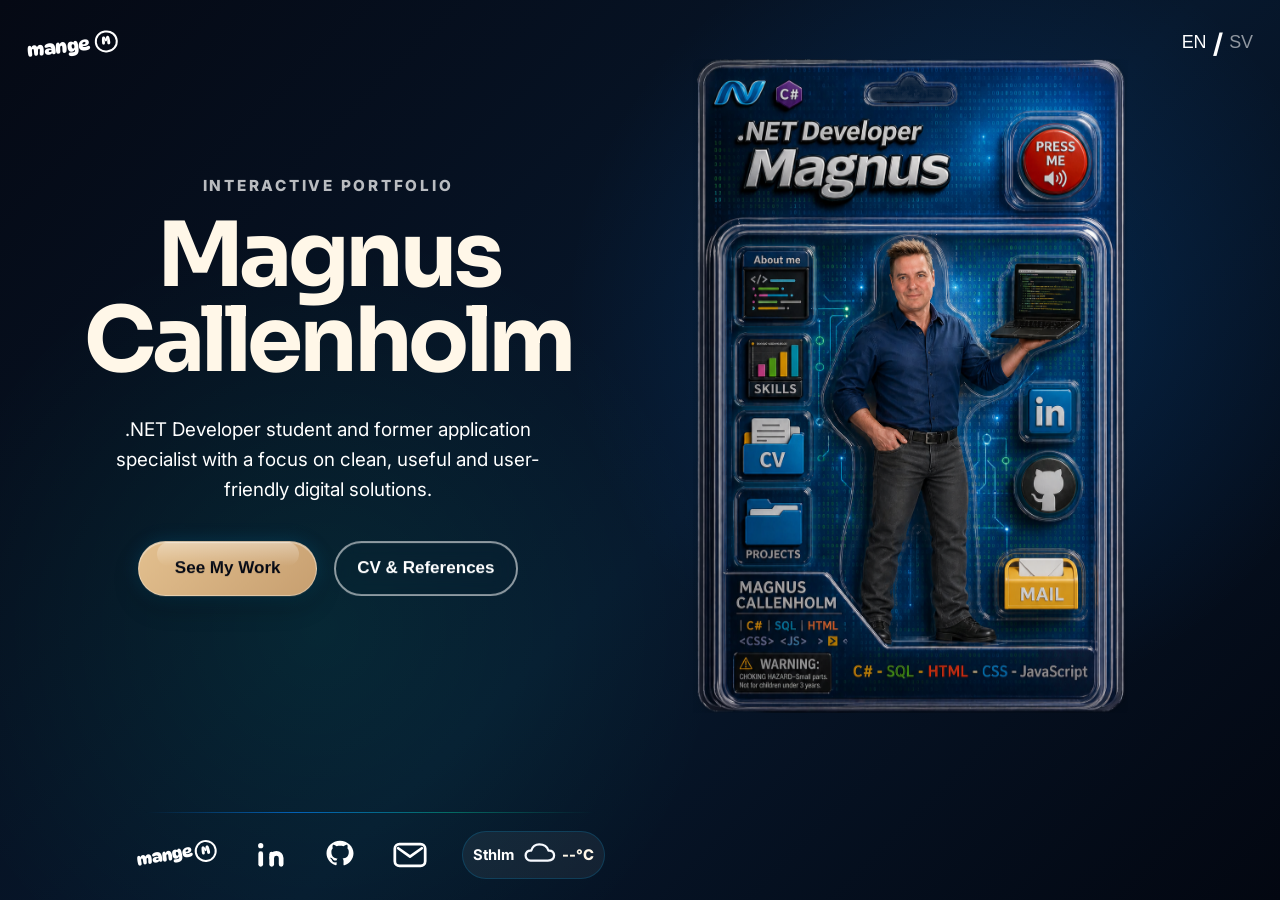
<file: index.html>
<!doctype html>
<html lang="en">
  <head>
    <meta charset="UTF-8" />
    <meta name="viewport" content="width=device-width, initial-scale=1.0" />
    <meta
      name="description"
      content="Interactive portfolio for Magnus Callenholm, .NET developer student and former application specialist. Explore projects, skills, CV, references and contact information."
    />
    <link rel="icon" href="assets/icons/favicon.svg" type="image/svg+xml" />

    <!-- Canonical URL -->
    <link rel="canonical" href="https://callenholm.dev/" />

    <!-- Open Graph / LinkedIn -->
    <meta property="og:type" content="website" />
    <meta property="og:site_name" content="Magnus Callenholm Portfolio" />

    <meta
      property="og:title"
      content="Magnus Callenholm | .NET Developer Portfolio"
    />

    <meta
      property="og:description"
      content="Explore my projects, skills, experience and journey toward becoming a .NET developer."
    />

    <meta property="og:url" content="https://callenholm.dev/" />
    <meta
      property="og:image"
      content="https://callenholm.dev/assets/images/social/portfolio-share.png"
    />

    <meta
      property="og:image"
      content="https://magnuscallenholm.github.io/Webbportfolio/assets/images/social/portfolio-share.png"
    />

    <meta property="og:image:type" content="image/png" />
    <meta property="og:image:width" content="1200" />
    <meta property="og:image:height" content="627" />

    <meta
      property="og:image:alt"
      content="Magnus Callenholm's interactive .NET developer portfolio"
    />

    <meta property="og:locale" content="en_US" />
    <meta property="og:locale:alternate" content="sv_SE" />

    <!-- Other social platforms -->
    <meta name="twitter:card" content="summary_large_image" />

    <link rel="preconnect" href="https://fonts.googleapis.com" />
    <link rel="preconnect" href="https://fonts.gstatic.com" crossorigin />
    <link
      href="https://fonts.googleapis.com/css2?family=DynaPuff:wght@400..700&family=Inter:ital,opsz,wght@0,14..32,100..900;1,14..32,100..900&family=Sora:wght@100..800&display=swap"
      rel="stylesheet"
    />
    <link rel="stylesheet" href="css/style.css" />
    <link rel="stylesheet" href="css/animations.css" />
    <link rel="stylesheet" href="css/responsive.css" />
    <title>Magnus Callenholm | .NET Developer Portfolio</title>
  </head>
  <body>
    <!-- EGET BRAND LOGO samt HEMKNAPP -->
    <a
      href="#home"
      class="brand-mark"
      data-action="go-home"
      aria-label="Back to main"
    >
      <span class="brand-name">mange</span>
      <span class="brand-symbol">M</span>
    </a>
    <!-- TOGGLE LANGUAGE BUTTONS -->
    <div
      class="language-toggle"
      aria-label="Language selection"
      data-i18n-aria-label="language.selection"
    >
      <button
        type="button"
        class="language-btn active"
        data-language="en"
        aria-label="English"
        data-i18n-aria-label="language.english"
        aria-pressed="true"
      >
        EN
      </button>

      <span aria-hidden="true">/</span>

      <button
        type="button"
        class="language-btn"
        data-language="sv"
        aria-label="Swedish"
        data-i18n-aria-label="language.swedish"
        aria-pressed="false"
      >
        SV
      </button>
    </div>

    <main class="portfolio-app">
      <!-- LEFT SIDE CONTENT -->
      <section
        id="home"
        class="intro-panel"
        aria-label="Portfolio introduction"
      >
        <p class="eyebrow hero-eyebrow" data-i18n="hero.eyebrow">
          Interactive Portfolio
        </p>

        <div class="hero-content">
          <div id="info-content" class="info-content">
            <h1>
              <span>Magnus</span>
              <span>Callenholm</span>
            </h1>
            <p data-i18n="hero.description">
              .NET Developer student and former application specialist with a
              focus on clean, useful and user-friendly digital solutions.
            </p>
          </div>

          <div class="desktop-flip-info" id="projectsDesktopInfo">
            <p class="eyebrow" data-i18n="projects.eyebrow">Projects</p>

            <h2 data-i18n="projects.title">Explore my work</h2>

            <p data-i18n="projects.description">
              On the back of the package, you'll find a selection of my projects
              — from school assignments to personal builds. Each card shows what
              I've practiced, what I learned, and where you can view the code or
              demo.
            </p>
          </div>

          <div class="desktop-flip-info" id="cvDesktopInfo">
            <p class="eyebrow" data-i18n="cv.eyebrow">CV & References</p>

            <h2 data-i18n="cv.title">Experience and background</h2>

            <p data-i18n="cv.description">
              On the back of the package, you can explore my experience,
              references and download my CV. It brings together my background as
              an application specialist and my current journey toward becoming a
              .NET developer.
            </p>
          </div>

          <!-- PRIMARY CALL TO ACTION BUTTON -->
          <div class="intro-actions">
            <button
              type="button"
              class="cta-btn cta-primary"
              data-action="flip-card"
              data-section="projects"
              data-flip-delay="true"
              data-i18n="hero.seeWork"
            >
              See My Work
            </button>

            <!-- SECONDARY CALL TO ACTION BUTTON -->
            <button
              type="button"
              class="cta-btn cta-secondary"
              data-action="flip-card"
              data-section="cv"
              data-flip-delay="true"
              data-i18n="hero.cvReferences"
            >
              CV & References
            </button>
          </div>
        </div>

        <!-- ARROW DOWN ANIMATION -->
        <a
          href="#package"
          class="scroll-down-link"
          aria-label="Scroll to package"
        >
          <img
            src="assets/icons/scroll-arrow.svg"
            alt="Scroll down"
            class="scroll-arrow-icon"
          />
        </a>
      </section>

      <!-- RIGHT SIDA -->
      <section
        id="package"
        class="package-panel"
        aria-label="Interactive portfolio package"
      >
        <div class="package-scene">
          <!-- TEMP: add is-flipped while designing the back side -->
          <div class="package-card" id="packageCard">
            <!-- ACTIONFIGUR Magnus FRAMSIDA -->
            <div class="package-face package-front">
              <img
                src="assets/images/actionfigure/front.png"
                alt="Action figure package used as a navbar"
                class="package-image"
              />

              <nav
                class="package-navbar"
                aria-label="Main navigation"
                data-i18n-aria-label="package.navigation"
              >
                <button
                  type="button"
                  id="pressMeButton"
                  class="package-btn package-btn-icon package-btn-pressme"
                  aria-label="Play voice greeting"
                  data-i18n="package.pressMe"
                  data-i18n-aria-label="package.playGreeting"
                >
                  PRESS ME
                </button>

                <audio id="pressMeAudio" preload="auto">
                  <source src="assets/sounds/engelska.mp3" type="audio/mpeg" />
                  Your browser does not support the audio element.
                </audio>

                <button
                  type="button"
                  class="package-btn package-btn-menu package-btn-aboutme"
                  data-action="show-info"
                  data-section="about"
                  data-i18n="package.about"
                >
                  About me
                </button>

                <button
                  type="button"
                  class="package-btn package-btn-menu package-btn-skills"
                  data-action="show-info"
                  data-section="skills"
                  data-i18n="package.skills"
                >
                  Skills
                </button>

                <button
                  type="button"
                  class="package-btn package-btn-menu package-btn-cv"
                  data-action="flip-card"
                  data-section="cv"
                  data-i18n="package.cv"
                >
                  CV
                </button>

                <button
                  type="button"
                  class="package-btn package-btn-menu package-btn-projects"
                  data-action="flip-card"
                  data-section="projects"
                  data-i18n="package.projects"
                >
                  Projects
                </button>

                <a
                  href="https://www.linkedin.com/in/magnus-callenholm-b5428569/"
                  class="package-btn package-btn-icon package-btn-linkedin"
                  target="_blank"
                  rel="noopener noreferrer"
                  aria-label="Visit my LinkedIn profile"
                  data-i18n-aria-label="package.linkedin"
                >
                </a>

                <a
                  href="https://github.com/magnuscallenholm"
                  class="package-btn package-btn-icon package-btn-github"
                  target="_blank"
                  rel="noopener noreferrer"
                  aria-label="Visit my GitHub profile"
                  data-i18n-aria-label="package.github"
                >
                </a>

                <button
                  type="button"
                  class="package-btn package-btn-mail"
                  data-action="show-info"
                  data-section="contact"
                  data-i18n="package.mail"
                >
                  Mail
                </button>
              </nav>
            </div>

            <!-- ACTIONFIGUR Magnus BAKSIDA -->
            <div class="package-face package-back">
              <img
                src="assets/images/actionfigure/back.png"
                alt="Back side of Magnus action figure package"
                class="package-image"
              />

              <section class="back-section" id="cv-panel">
                <h2>CV</h2>

                <div class="cv-options">
                  <button
                    type="button"
                    class="cv-tab"
                    id="experienceBtn"
                    data-i18n="back.educationExperience"
                  >
                    Education & Work Experience
                  </button>

                  <button
                    type="button"
                    class="cv-tab"
                    id="referencesBtn"
                    data-i18n="back.references"
                  >
                    References
                  </button>

                  <a
                    id="downloadCv"
                    href="assets/documents/Magnus_Callenholm_CV_ENG.pdf"
                    download
                    class="cv-tab card-link"
                    data-i18n="back.downloadCv"
                  >
                    Download CV
                  </a>
                </div>
              </section>

              <section class="back-section" id="projects-panel">
                <h2 data-i18n="projectPanel.title">Projects</h2>

                <div class="project-options">
                  <button
                    type="button"
                    class="project-card"
                    data-project="snake"
                    aria-label="Open Snake Game project"
                    data-i18n-aria-label="projectPanel.snakeLabel"
                  >
                    <div class="project-preview-frame">
                      <img
                        src="assets/images/projects/snake-preview.png"
                        alt="Preview of Snake Game"
                        data-i18n-alt="projectPanel.snakeAlt"
                        class="project-preview"
                      />
                    </div>
                  </button>

                  <button
                    type="button"
                    class="project-card"
                    data-project="butterfly"
                    aria-label="Open Butterfly web project"
                    data-i18n-aria-label="projectPanel.butterflyLabel"
                  >
                    <div class="project-preview-frame">
                      <img
                        src="assets/images/projects/butterfly-preview.png"
                        alt="Preview of Butterfly Website"
                        data-i18n-alt="projectPanel.butterflyAlt"
                        class="project-preview"
                      />
                    </div>
                  </button>

                  <button
                    type="button"
                    class="project-card"
                    disabled
                    data-project="comingsoon"
                    aria-label="Coming soon project placeholder"
                    data-i18n-aria-label="projectPanel.comingSoonLabel"
                  >
                    <div class="project-preview-frame">
                      <img
                        src="assets/images/projects/comingsoon.png"
                        alt="Preview of a coming project"
                        data-i18n-alt="projectPanel.comingSoonAlt"
                        class="project-preview"
                      />
                    </div>
                  </button>

                  <button
                    type="button"
                    class="project-card"
                    disabled
                    data-project="comingsoon"
                    aria-label="Coming soon project placeholder"
                    data-i18n-aria-label="projectPanel.comingSoonLabel"
                  >
                    <div class="project-preview-frame">
                      <img
                        src="assets/images/projects/comingsoon.png"
                        alt="Preview of a coming project"
                        data-i18n-alt="projectPanel.comingSoonAlt"
                        class="project-preview"
                      />
                    </div>
                  </button>
                </div>
              </section>

              <button type="button" class="flip-back-btn" id="backToFrontBtn">
                <span class="barcode-lines" aria-hidden="true"></span>
                <span class="back-btn-text" data-i18n="back.flipBack">
                  FLIP BACK
                </span>
              </button>
            </div>
          </div>
        </div>
      </section>
    </main>

    <!-- ABOUT ME -->
    <section id="about" class="about-section">
      <div class="about-card">
        <img
          src="assets/images/portrait/magnus.png"
          alt="Portrait of Magnus Callenholm"
          data-i18n-alt="about.portraitAlt"
          class="about-image"
        />

        <div class="about-text">
          <h2 data-i18n="about.title">About me</h2>

          <p>
            <span data-i18n="about.paragraph1.before"
              >Hi, I'm Magnus Callenholm, a </span
            ><span class="text-highlight" data-i18n="about.paragraph1.highlight"
              >.NET developer</span
            ><span data-i18n="about.paragraph1.after">
              student with previous experience working in IT as an application
              specialist.</span
            >
          </p>

          <p>
            <span data-i18n="about.paragraph2.before"
              >I enjoy building clean and </span
            ><span class="text-highlight" data-i18n="about.paragraph2.highlight"
              >user-friendly</span
            ><span data-i18n="about.paragraph2.after">
              digital solutions where design, functionality and problem-solving
              work together.</span
            >
          </p>
        </div>
      </div>

      <div class="about-actions section-actions">
        <button
          type="button"
          class="section-back-btn section-back-secondary about-back-btn"
          id="aboutBackBtn"
          data-i18n="common.backToPackage"
        >
          Back to package
        </button>
      </div>
    </section>

    <!-- SKILLS -->
    <section id="skills" class="skills-section">
      <div class="skills-card">
        <h2 data-i18n="skills.title">Skills</h2>

        <p class="skills-intro" data-i18n="skills.intro">
          A selection of technologies and tools I use while learning and
          building projects.
        </p>

        <ul class="skills-list">
          <li class="skill-item">
            <img
              src="assets/icons/skills-svg/html.svg"
              alt=""
              class="skill-icon"
            />
            <span>HTML</span>
          </li>

          <li class="skill-item">
            <img
              src="assets/icons/skills-svg/css.svg"
              alt=""
              class="skill-icon"
            />
            <span>CSS</span>
          </li>

          <li class="skill-item">
            <img
              src="assets/icons/skills-svg/javascript.svg"
              alt=""
              class="skill-icon"
            />
            <span>JavaScript</span>
          </li>

          <li class="skill-item">
            <img
              src="assets/icons/skills-svg/sql.svg"
              alt=""
              class="skill-icon"
            />
            <span>SQL</span>
          </li>

          <li class="skill-item">
            <img
              src="assets/icons/skills-svg/csharp_dotnet.svg"
              alt=""
              class="skill-icon"
            />
            <span>C#</span>
          </li>

          <li class="skill-item">
            <img
              src="assets/icons/skills-svg/google.svg"
              alt=""
              class="skill-icon"
            />
            <span>Google</span>
          </li>

          <li class="skill-item">
            <img
              src="assets/icons/skills-svg/visual_studio_code.svg"
              alt=""
              class="skill-icon"
            />
            <span>VS Code</span>
          </li>

          <li class="skill-item">
            <img
              src="assets/icons/skills-svg/visual_studio.svg"
              alt=""
              class="skill-icon"
            />
            <span>Visual Studio</span>
          </li>

          <li class="skill-item">
            <img
              src="assets/icons/skills-svg/azure.svg"
              alt=""
              class="skill-icon"
            />
            <span>Azure</span>
          </li>
        </ul>
      </div>

      <div class="about-actions section-actions">
        <button
          type="button"
          class="section-back-btn section-back-secondary skills-back-btn"
          id="skillsBackBtn"
          data-i18n="common.backToPackage"
        >
          Back to package
        </button>
      </div>
    </section>

    <!-- CV-TAB WORK and EDUCATION -->
    <section id="experience" class="experience-section">
      <div class="experience-card">
        <h2 data-i18n="experience.title">Education & Work Experience</h2>

        <p class="experience-intro" data-i18n="experience.intro">
          Here I present my education, recent work experience and the background
          that has shaped my interest in IT and development.
        </p>

        <h3 class="experience-subtitle" data-i18n="experience.workTitle">
          Work Experience
        </h3>

        <div class="experience-list">
          <!-- STADIUM -->
          <article class="experience-item">
            <div class="experience-header">
              <img
                src="assets/images/experiencelogos/stadium-logo-dark-preview.svg"
                alt=""
                class="experience-logo"
              />

              <div>
                <p class="experience-role" data-i18n="experience.stadium.role">
                  Application Specialist
                </p>

                <p
                  class="experience-period"
                  data-i18n="experience.stadium.period"
                >
                  Dec 2021 - Oct 2025
                </p>
              </div>
            </div>

            <p
              class="experience-description"
              data-i18n="experience.stadium.description"
            >
              Worked with business-critical applications connected to Stadium's
              retail and digital business. Focused on supporting stable system
              operations, improving user experience and contributing to
              technical solutions for Stadium and Stadium Outlet.
            </p>

            <ul class="experience-points">
              <li data-i18n="experience.stadium.point1">
                Application responsibility for systems connected to business
                processes
              </li>

              <li data-i18n="experience.stadium.point2">
                Collaboration with business stakeholders, IT teams and external
                partners
              </li>

              <li data-i18n="experience.stadium.point3">
                Focus on system quality, operations and continuous improvement
              </li>
            </ul>
          </article>

          <!-- FAST2 -->
          <article class="experience-item">
            <div class="experience-header">
              <img
                src="assets/images/experiencelogos/fast2-logo-dark-preview.svg"
                alt=""
                class="experience-logo"
              />

              <div>
                <p class="experience-role" data-i18n="experience.fast2.role">
                  Application Consultant
                </p>

                <p
                  class="experience-period"
                  data-i18n="experience.fast2.period"
                >
                  Jan 2019 - Dec 2021
                </p>
              </div>
            </div>

            <p
              class="experience-description"
              data-i18n="experience.fast2.description"
            >
              Worked as an application consultant with focus on system support,
              customer needs and technical solutions. The role involved
              understanding business processes and helping users get value from
              the application.
            </p>

            <ul class="experience-points">
              <li data-i18n="experience.fast2.point1">
                Customer and application support
              </li>

              <li data-i18n="experience.fast2.point2">
                Configuration, troubleshooting and system improvements
              </li>

              <li data-i18n="experience.fast2.point3">
                Close collaboration with users and technical teams
              </li>
            </ul>
          </article>

          <!-- SATS -->
          <article class="experience-item">
            <div class="experience-header">
              <img
                src="assets/images/experiencelogos/sats-logo-dark-preview.svg"
                alt=""
                class="experience-logo"
              />

              <div>
                <p class="experience-role" data-i18n="experience.sats.role">
                  IT System Manager
                </p>

                <p class="experience-period" data-i18n="experience.sats.period">
                  Feb 2012 - Jan 2019
                </p>
              </div>
            </div>

            <p
              class="experience-description"
              data-i18n="experience.sats.description"
            >
              Held several IT-related roles over time, working with systems,
              projects and business support in a fast-moving organization. The
              experience gave me a strong understanding of how technology
              supports daily operations.
            </p>

            <ul class="experience-points">
              <li data-i18n="experience.sats.point1">
                IT system responsibility and project coordination
              </li>

              <li data-i18n="experience.sats.point2">
                Support for internal users and business needs
              </li>

              <li data-i18n="experience.sats.point3">
                Experience from both operational IT and project-based work
              </li>
            </ul>
          </article>
        </div>

        <!-- EDUCATION -->
        <h3 class="experience-subtitle" data-i18n="experience.educationTitle">
          Education
        </h3>

        <div class="education-list">
          <article class="experience-item education-item">
            <div class="experience-header">
              <img
                src="assets/images/experiencelogos/yh-akademin-brand-transparent.svg"
                alt=""
                class="experience-logo"
              />

              <div>
                <p
                  class="experience-role"
                  data-i18n="experience.education.role"
                >
                  Higher Vocational Education
                </p>

                <p
                  class="experience-period"
                  data-i18n="experience.education.period"
                >
                  Jan 2026 - Dec 2027
                </p>
              </div>
            </div>

            <p
              class="experience-description"
              data-i18n="experience.education.description"
            >
              Ongoing .NET Developer education focused on C#, .NET, web
              development, databases, SQL, agile methods and modern system
              development.
            </p>

            <ul class="experience-points">
              <li data-i18n="experience.education.point1">
                C#, .NET and object-oriented programming
              </li>

              <li data-i18n="experience.education.point2">
                HTML, CSS, JavaScript and responsive web development
              </li>

              <li data-i18n="experience.education.point3">
                Databases, SQL, Git, Azure DevOps and project-based learning
              </li>
            </ul>
          </article>
        </div>
      </div>

      <div class="experience-actions section-actions">
        <button
          type="button"
          class="section-back-btn section-back-primary experience-back-cv-btn"
          id="experienceBackCvBtn"
          data-i18n="experience.backToCv"
        >
          ← Back to CV menu
        </button>

        <button
          type="button"
          class="section-back-btn section-back-secondary experience-back-package-btn"
          id="experienceBackPackageBtn"
          data-i18n="common.backToPackage"
        >
          Back to package
        </button>
      </div>
    </section>

    <!-- CV-TAB REFERENCES -->
    <section id="references" class="references-section">
      <div class="references-card">
        <h2 data-i18n="references.title">References</h2>

        <div class="references-list">
          <!-- ANNA -->
          <article class="reference-card">
            <div class="reference-header">
              <img
                src="assets/images/references/ref-anna.webp"
                alt=""
                class="reference-avatar"
              />

              <div>
                <h3>Anna Åberg</h3>

                <p data-i18n="references.anna.role">
                  Product Management & UX Manager at Stadium
                </p>
              </div>
            </div>

            <p class="reference-quote" data-i18n="references.anna.quote">
              “En kollega som kombinerar stort personligt ansvar med ett varmt
              och nyfiket förhållningssätt.”
            </p>
          </article>

          <!-- DAVID -->
          <article class="reference-card">
            <div class="reference-header">
              <img
                src="assets/images/references/ref-david4.webp"
                alt=""
                class="reference-avatar"
              />

              <div>
                <h3>David Näslund</h3>

                <p data-i18n="references.david.role">
                  Interim Management | CEO
                </p>
              </div>
            </div>

            <p class="reference-quote" data-i18n="references.david.quote">
              “I had opportunity to work with Magnus for almost 4 years at SATS.
              He always delivered IT Projects on a timely and effective basis.
              Magnus had a constant comercial and customer mindset in all
              projects we worked during our tenure together. I would love to
              work with Magnus in the future.”
            </p>
          </article>

          <!-- ALEX -->
          <article class="reference-card">
            <div class="reference-header">
              <img
                src="assets/images/references/ref-alex1.webp"
                alt=""
                class="reference-avatar"
              />

              <div>
                <h3>Alex Persson</h3>

                <p data-i18n="references.alex.role">Interim CFO Support</p>
              </div>
            </div>

            <p class="reference-quote" data-i18n="references.alex.quote">
              “Magnus visade hög IT-kompetens, analytiskt tänkande och en stark
              vilja att prestera det lilla extra för att teamet skulle lyckas.
              Jag rekommenderar varmt Magnus som en kunnig IT-specialist och
              godhjärtad kollega.”
            </p>
          </article>
        </div>
      </div>

      <div class="references-actions section-actions">
        <button
          type="button"
          class="section-back-btn section-back-primary references-back-cv-btn"
          id="referencesBackCvBtn"
          data-i18n="references.backToCv"
        >
          ← Back to CV
        </button>

        <button
          type="button"
          class="section-back-btn section-back-secondary references-back-package-btn"
          id="referencesBackPackageBtn"
          data-i18n="common.backToPackage"
        >
          Back to package
        </button>
      </div>
    </section>

    <!-- PROJECTS CONTENT -->
    <section id="snake-project" class="project-details-section">
      <div class="project-details-card">
        <h2 data-i18n="snake.title">Snake Game</h2>

        <img
          src="assets/images/projects/snake-full.png"
          alt="Full preview of Snake Game"
          data-i18n-alt="snake.imageAlt"
          class="project-details-image"
        />

        <p class="project-details-description" data-i18n="snake.description">
          A JavaScript-focused school project where I worked with an existing
          Snake game codebase. The project focused on understanding, adapting
          and extending the game logic, while also improving the visual styling
          and user experience.
        </p>

        <ul class="project-tech-list">
          <li>HTML</li>
          <li>CSS</li>
          <li>JavaScript</li>
          <li data-i18n="snake.gameLogic">Game Logic</li>
          <li>DOM</li>
        </ul>

        <div class="project-links">
          <a
            href="https://magnuscallenholm.github.io/Snake-game/"
            target="_blank"
            rel="noopener noreferrer"
            data-i18n="projects.liveDemo"
          >
            Live demo
          </a>

          <a
            href="https://github.com/magnuscallenholm/Snake-game/"
            target="_blank"
            rel="noopener noreferrer"
          >
            GitHub
          </a>
        </div>
      </div>

      <div class="project-details-actions section-actions">
        <button
          type="button"
          class="section-back-btn section-back-primary project-back-projects-btn"
          data-i18n="projects.backToProjects"
        >
          ← Back to projects
        </button>

        <button
          type="button"
          class="section-back-btn section-back-secondary project-back-package-btn"
          data-i18n="common.backToPackage"
        >
          Back to package
        </button>
      </div>
    </section>

    <section id="butterfly-project" class="project-details-section">
      <div class="project-details-card">
        <h2 data-i18n="butterfly.title">Fjärilarnas Värld</h2>

        <img
          src="assets/images/projects/butterfly-full.png"
          alt="Full preview of Fjärilarnas Värld website"
          data-i18n-alt="butterfly.imageAlt"
          class="project-details-image"
        />

        <p
          class="project-details-description"
          data-i18n="butterfly.description"
        >
          A responsive school project focused on building a fictional zoo
          website with HTML and CSS. The page includes structured content
          sections, animal presentation, a newsletter form and a clean,
          user-friendly layout — something I really enjoy creating.
        </p>

        <ul class="project-tech-list">
          <li>HTML</li>
          <li>CSS</li>
          <li data-i18n="butterfly.responsiveDesign">Responsive design</li>
          <li data-i18n="butterfly.forms">Forms</li>
          <li data-i18n="butterfly.tables">Tables</li>
          <li>Google Maps</li>
        </ul>

        <div class="project-links">
          <a
            href="https://magnuscallenholm.github.io/Systementor-ZOO-Exercise-Butterfly/"
            target="_blank"
            rel="noopener noreferrer"
            data-i18n="projects.liveDemo"
          >
            Live demo
          </a>

          <a
            href="https://github.com/magnuscallenholm/Systementor-ZOO-Exercise-Butterfly"
            target="_blank"
            rel="noopener noreferrer"
          >
            GitHub
          </a>
        </div>
      </div>

      <div class="project-details-actions section-actions">
        <button
          type="button"
          class="section-back-btn section-back-primary project-back-projects-btn"
          data-i18n="projects.backToProjects"
        >
          ← Back to projects
        </button>

        <button
          type="button"
          class="section-back-btn section-back-secondary project-back-package-btn"
          data-i18n="common.backToPackage"
        >
          Back to package
        </button>
      </div>
    </section>

    <!-- FORM -->
    <section id="contact" class="contact-section">
      <h2 data-i18n="contact.title">GET IN TOUCH</h2>

      <form
        action="https://formsubmit.co/d4670de4ac5bb5f6b06e3d726c5de3d2"
        method="POST"
        class="contact-form"
      >
        <input type="hidden" name="_captcha" value="false" />
        <input type="hidden" name="_template" value="table" />
        <input
          type="hidden"
          name="_next"
          value="https://callenholm.dev/thanks.html"
        />

        <!-- Fullname -->
        <label for="fullName" class="sr-only" data-i18n="contact.nameLabel">
          Name:
        </label>

        <input
          type="text"
          id="fullName"
          name="Name"
          required
          minlength="2"
          maxlength="50"
          pattern="[A-Za-zÅÄÖåäö\- ]+"
          placeholder="Your Name"
          data-i18n-placeholder="contact.namePlaceholder"
          autocomplete="name"
        />

        <!-- E-post -->
        <label for="email" class="sr-only" data-i18n="contact.emailLabel">
          Email:
        </label>

        <input
          type="email"
          id="email"
          name="From"
          required
          pattern="^[^\s@]+@[^\s@]+\.[^\s@]+$"
          title="Please enter a valid email address, for example name@example.com"
          data-i18n-title="contact.emailTitle"
          placeholder="Your Email"
          data-i18n-placeholder="contact.emailPlaceholder"
          autocomplete="email"
        />

        <label for="recipient" class="sr-only" data-i18n="contact.toLabel">
          To:
        </label>

        <input
          type="email"
          id="recipient"
          name="To"
          value="magnuscallenholm@gmail.com"
          readonly
        />

        <label for="subject" class="sr-only" data-i18n="contact.subjectLabel">
          Subject:
        </label>

        <input
          type="text"
          id="subject"
          name="Subject"
          required
          minlength="3"
          maxlength="80"
          placeholder="Your Subject"
          data-i18n-placeholder="contact.subjectPlaceholder"
        />

        <!-- MESSAGE -->
        <label for="message" class="sr-only" data-i18n="contact.messageLabel">
          Your Message
        </label>

        <textarea
          id="message"
          name="Message"
          class="message"
          rows="6"
          required
          minlength="10"
          maxlength="1000"
          placeholder="Your Message"
          data-i18n-placeholder="contact.messagePlaceholder"
        ></textarea>

        <button type="submit" data-i18n="contact.submit">Send Message</button>

        <div class="form-message" id="formMessage" aria-live="polite"></div>
      </form>

      <div class="contact-actions section-actions">
        <button
          type="button"
          class="section-back-btn section-back-primary contact-back-btn"
          id="contactBackBtn"
          data-i18n="common.backToPackage"
        >
          Back to package
        </button>
      </div>
    </section>

    <!-- FOOTER -->
    <footer class="footer">
      <div class="footer-top-wrap">
        <a
          href="#home"
          class="footer-brand"
          data-action="go-home"
          aria-label="Back to main"
        >
          <span class="brand-name">mange</span>
          <span class="brand-symbol">M</span>
        </a>

        <div class="weather-widget" id="weatherWidget">
          <span id="weatherCity">Stockholm</span>

          <img
            id="weatherIcon"
            src="assets/icons/weather/04-cloudy.svg"
            alt="Weather icon"
            class="weather-icon"
          />

          <span id="weatherTemp">--°C</span>
        </div>
      </div>

      <div class="footer-links">
        <a
          href="https://www.linkedin.com/in/magnus-callenholm-b5428569/"
          target="_blank"
          rel="noopener noreferrer"
          aria-label="Visit my LinkedIn profile"
          ><img
            src="assets/icons/linkedin-icon-optimized-transparent.svg"
            alt="linkedin icon"
            class="footer-icon"
        /></a>

        <a
          href="https://github.com/magnuscallenholm"
          target="_blank"
          rel="noopener noreferrer"
          aria-label="Visit my GitHub profile"
        >
          <img
            src="assets/icons/github-icon-optimized-transparent.svg"
            alt="github icon"
            class="footer-icon"
        /></a>
        <a
          href="#contact"
          class="footer-mail-link"
          aria-label="Go to contact form"
        >
          <img
            src="assets/icons/mail-icon-optimized-transparent.svg"
            alt="mail icon"
            class="footer-icon"
        /></a>
      </div>
    </footer>
    <script src="js/main.js"></script>
    <script src="js/form.js"></script>
    <script src="js/weather.js"></script>
    <script src="js/language.js"></script>
  </body>
</html>
</file>
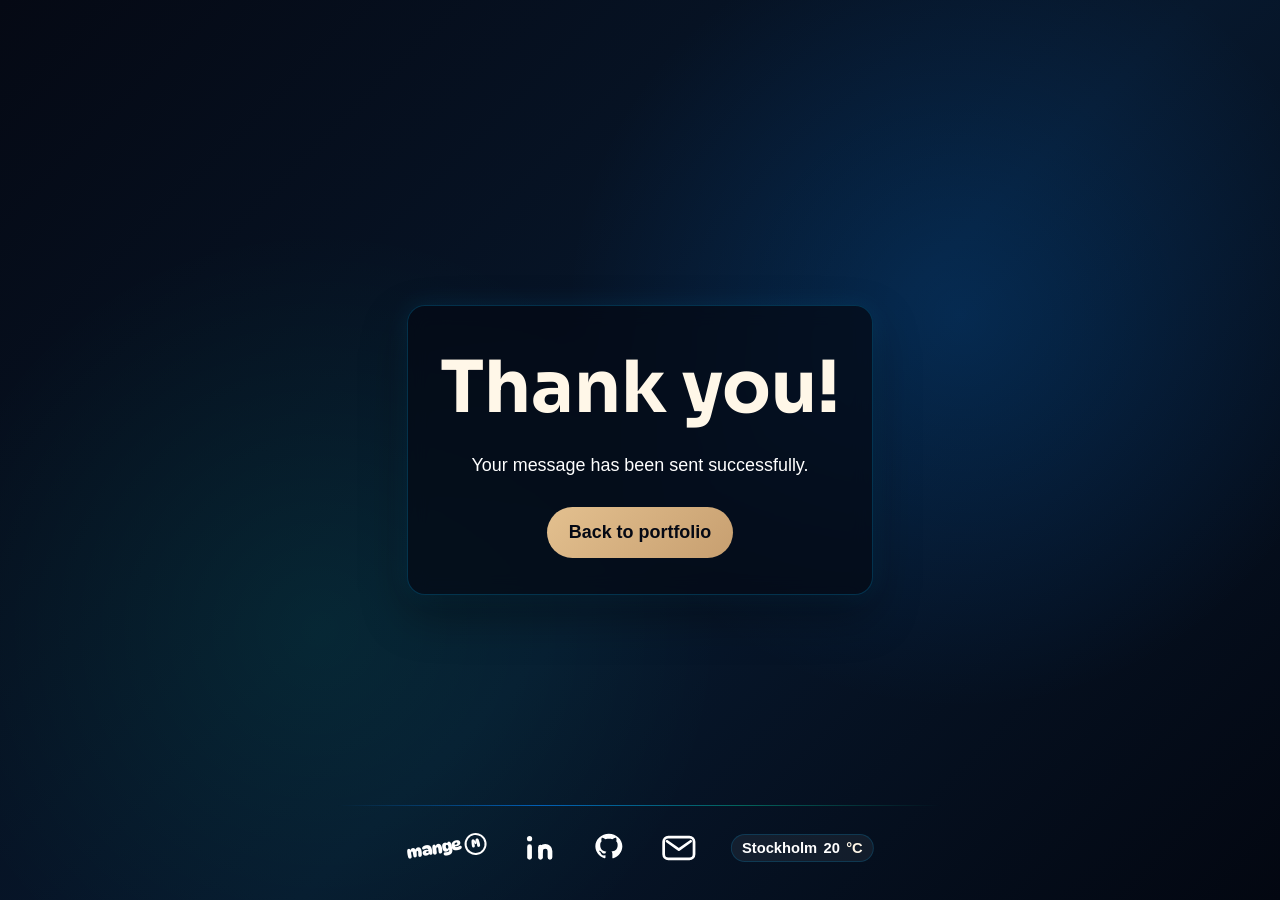
<file: thanks.html>
<!doctype html>
<html lang="en">
  <head>
    <meta charset="utf-8" />
    <meta name="viewport" content="width=device-width, initial-scale=1.0" />
    <meta
      name="description"
      content="Thank you page for Magnus Callenholm's interactive portfolio contact form."
    />
    <meta name="robots" content="noindex, nofollow" />

    <link rel="icon" href="assets/icons/favicon.svg" type="image/svg+xml" />
    <link rel="preconnect" href="https://fonts.googleapis.com" />
    <link rel="preconnect" href="https://fonts.gstatic.com" crossorigin />
    <link
      href="https://fonts.googleapis.com/css2?family=DynaPuff:wght@400..700&family=Luckiest+Guy&family=Permanent+Marker&family=Roboto:ital,wght@0,100..900;1,100..900&family=Sora:wght@100..800&family=Space+Grotesk:wght@300..700&display=swap"
      rel="stylesheet"
    />
    <link rel="stylesheet" href="css/style.css" />
    <link rel="stylesheet" href="css/animations.css" />
    <link rel="stylesheet" href="css/thanks.css" />
    <link rel="stylesheet" href="css/responsive.css" />
    <title>Thank you</title>
  </head>

  <body class="thanks-body">
    <main class="thanks-page">
      <div class="thanks-card">
        <h1 id="thanksTitle">Thank you!</h1>

        <p id="thanksMessage">Your message has been sent successfully.</p>

        <a class="thanks-button" id="thanksButton" href="index.html#home">
          Back to portfolio
        </a>
      </div>
    </main>
    <footer class="footer">
      <div class="footer-top-wrap">
        <a
          href="index.html#home"
          class="footer-brand"
          aria-label="Back to main"
        >
          <span class="brand-name">mange</span>
          <span class="brand-symbol">M</span>
        </a>

        <div class="weather-widget" id="weatherWidget">
          <span id="weatherCity">Stockholm</span>
          <span id="weatherIcon">20</span>
          <span id="weatherTemp">°C</span>
        </div>
      </div>

      <div class="footer-links">
        <a
          href="https://www.linkedin.com/in/magnus-callenholm-b5428569/"
          target="_blank"
          rel="noopener noreferrer"
          ><img
            src="assets/icons/linkedin-icon-optimized-transparent.svg"
            alt="linkedin icon"
            class="footer-icon"
        /></a>

        <a
          href="https://github.com/magnuscallenholm"
          target="_blank"
          rel="noopener noreferrer"
        >
          <img
            src="assets/icons/github-icon-optimized-transparent.svg"
            alt="github icon"
            class="footer-icon"
        /></a>

        <a
          href="index.html#contact"
          class="footer-mail-link"
          aria-label="go to contact form"
        >
          <img
            src="assets/icons/mail-icon-optimized-transparent.svg"
            alt="mail icon"
            class="footer-icon"
        /></a>
      </div>
    </footer>
    <script src="js/thanks.js"></script>
  </body>
</html>
</file>
<file: css/style.css>
/*========================
  DESIGN TOKENS
=========================*/
:root {
  /* COLORS */
  --background-gradient:
    radial-gradient(
      circle at 75% 35%,
      rgba(0, 132, 255, 0.18),
      transparent 35%
    ),
    radial-gradient(
      circle at 25% 70%,
      rgba(0, 255, 200, 0.08),
      transparent 35%
    ),
    linear-gradient(
      135deg,
      rgba(5, 9, 20, 1),
      rgba(7, 24, 45, 1) 55%,
      rgba(3, 7, 17, 1)
    );
  --background-dark: rgba(5, 9, 20, 1);
  --brand-mark-color: rgba(255, 255, 255, 1);
  --heading-color: rgba(255, 247, 232, 1);
  --text-color: rgba(255, 255, 255, 1);
  --html-color: rgba(5, 9, 20, 1);

  /*========================
  CTA COLORS
===========================*/

  /* CTA PRIMARY */
  --background-cta-primary-before: linear-gradient(
    to bottom,
    rgba(255, 255, 255, 0.35),
    transparent
  );
  --background-cta-primary: linear-gradient(
    135deg,
    rgba(227, 192, 143, 1),
    rgba(199, 159, 112, 1)
  );
  --text-color-cta-primary: rgba(5, 9, 20, 1);
  --border-cta-primary: rgba(255, 255, 255, 0.35);
  --box-shadow-cta-primary:
    inset 0 1px 0 rgba(255, 255, 255, 0.45), 0 10px 25px rgba(0, 0, 0, 0.25),
    0 0 20px rgba(0, 183, 255, 0.18);

  /* CTA SECONDARY */
  --background-cta-secondary: transparent;
  --text-color-cta-secondary: rgba(255, 255, 255);
  --border-color-cta-secondary: rgba(255, 255, 255, 0.55);
  --background-cta-secondary-hover: rgba(255, 255, 255, 0.1);
  --border-color-cta-secondary-hover: rgba(255, 255, 255, 0.8);

  /*========================
  CARD FRONT
===========================*/

  /* ACTIONFIGURE BUTTONS */
  --background-actionfigure-btn: transparent;
  --text-actionfigure-btn: transparent;

  /* DEFAULT PACKAGE BUTTON GLOW */
  --shadow-package-menu: 0 0 10px rgba(0, 183, 255, 0.35);
  --shadow-package-menu-hover:
    0 0 28px rgba(0, 183, 255, 0.85), 0 0 30px rgba(0, 183, 255, 0.2);

  /* ICON PACKAGE BUTTON GLOW */
  --shadow-package-icon: 0 0 10px rgba(0, 183, 255, 0.45);
  --shadow-package-icon-hover:
    0 0 18px rgba(0, 183, 255, 0.95), 0 0 30px rgba(0, 183, 255, 0.18);

  /* MAIL PACKAGE BUTTON GLOW */
  --shadow-package-mail-hover:
    0 0 16px rgba(255, 220, 90, 0.95), 0 0 30px rgba(255, 180, 40, 0.28);

  /* PRESS ME PACKAGE BUTTON GLOW */
  --shadow-package-pressme-hover:
    0 0 50px rgba(255, 70, 70, 0.95), 0 0 10px rgba(255, 70, 70, 0.28);

  /*========================
  BUTTON HINT FOR MOBILE VIEW
===========================*/

  --hint-glow-blue-rgb: 0, 132, 255;
  --hint-glow-cyan-rgb: 0, 255, 200;
  --hint-border-idle: rgba(255, 255, 255, 0.25);

  /*========================
 CARD BACK
===========================*/

  --text-color-package-back: rgba(43, 33, 24, 1);

  --border-package-back-btn: rgba(43, 33, 24, 0.38);
  --background-package-back-btn: rgba(255, 247, 232, 0.08);

  --border-color-package-back-btn-hover: rgba(43, 33, 24, 0.85);
  --background-package-back-btn-hover: rgba(255, 247, 232, 0.16);

  --text-color-package-back-flip-btn: rgba(43, 33, 24, 0.85);

  --background-package-back-barcode-btn: rgba(255, 255, 255, 0.42);
  --background-package-back-barcode-lines: repeating-linear-gradient(
    to right,
    rgba(43, 33, 24, 0.85) 0 2px,
    transparent 2px 4px,
    rgba(43, 33, 24, 0.85) 4px 5px,
    transparent 5px 8px
  );

  /*========================
  SECTION CARD COLORS
===========================*/

  --background-section-card: rgba(5, 9, 20, 0.418);
  --border-section-card: rgba(0, 183, 255, 0.22);
  --box-shadow-section-card:
    0 20px 45px rgba(0, 0, 0, 0.35), 0 0 24px rgba(0, 183, 255, 0.12);

  --shadow-portrait-image: 0 18px 35px rgba(0, 0, 0, 0.35);

  --text-section-back-btn: rgba(255, 255, 255, 0.72);

  /*========================
  FORM COLORS
===========================*/

  --background-form-field: rgba(255, 255, 255, 0.06);
  --border-form-field: rgba(255, 255, 255, 0.22);
  --text-form-placeholder: rgba(255, 255, 255, 0.55);

  --border-form-field-focus: rgba(0, 183, 255, 0.75);
  --box-shadow-form-field-focus: 0 0 18px rgba(0, 183, 255, 0.18);

  /*========================
  SHARED SURFACE COLORS
===========================*/

  --surface-soft: rgba(255, 255, 255, 0.06);
  --surface-medium: rgba(255, 255, 255, 0.08);
  --border-glow-soft: rgba(0, 183, 255, 0.18);
  --accent-gold-soft: rgba(227, 192, 143, 0.75);

  /*========================
  FOOTER COLORS
===========================*/

  /* FOOTER BACKGROUND */
  --background-footer:
    radial-gradient(circle at 0% 0%, rgba(0, 132, 255, 0.12), transparent 40%),
    rgba(3, 7, 17, 0.85);

  /*========================
  FONTS
===========================*/

  --font-brand: "DynaPuff", system-ui, sans-serif;
  --font-heading: "Sora", sans-serif;
  --font-body: "Inter", sans-serif;
}

/*========================
  RESET
===========================*/

*,
*::before,
*::after {
  box-sizing: border-box;
  margin: 0;
  padding: 0;
}

/*========================
  GLOBAL STYLES
=========================*/

/* MOBILE FIRST */
html {
  min-height: 100%;
  background: var(--html-color);
  scroll-behavior: smooth;
  font-size: 100%;
}

body {
  min-height: 100dvh;
  background: var(--background-gradient);
  font-family: var(--font-body);

  display: flex;
  flex-direction: column;
}

.about-section,
.skills-section,
.experience-section,
.references-section,
.project-details-section,
.contact-section,
.portfolio-app {
  flex: 1;
}

/*========================
  BRAND & LANGUAGE
=========================*/

/* BRAND MARK / HOME BUTTON */
.brand-mark {
  position: absolute;
  top: 1.9rem;
  left: 1.5rem;

  display: inline-flex;
  align-items: center;
  gap: 0.3rem;

  color: var(--brand-mark-color);
  text-decoration: none;
  font-family: var(--font-brand);
  font-weight: 700;

  transform: rotate(-6deg);
}

.brand-mark:hover {
  opacity: 1;
  transform: rotate(-8deg) scale(1.05);
}

/* HIDDEN EYEBROW TEXT ON MOBILE */
.eyebrow {
  display: none;
}

/* BRAND SYMBOL */
.brand-symbol {
  width: 1.25rem;
  height: 1.25rem;

  display: inline-flex;
  align-items: center;
  justify-content: center;

  border: 2px solid currentColor;
  border-radius: 50%;

  font-size: 0.65rem;
  line-height: 1;
}

/* LANGUAGE TOGGLE */
.language-toggle {
  position: absolute;
  top: 1.5rem;
  right: 1.5rem;

  display: flex;
  align-items: center;
  gap: 0.35rem;

  color: var(--text-color);
  font-size: 1.5rem;
  font-weight: 700;
}

/* LANGUAGE BUTTONS */
.language-btn {
  font-size: 1rem;
  background: transparent;
  border: none;
  color: inherit;
  cursor: pointer;
  opacity: 0.55;
}

.language-btn.active {
  opacity: 1;
}

/*========================
  HERO SECTION
=========================*/

/* MAIN LAYOUT */
.portfolio-app {
  min-height: 100dvh;
  display: flex;
  flex-direction: column;
  gap: 2rem;
  padding: 6rem 1.5rem 1.5rem;
}

/* INTRO / HERO SECTION */
.intro-panel {
  display: flex;
  flex-direction: column;
  min-height: 100dvh;
  gap: 1rem;
}

/* CREATES VERTICAL SPACE BELOW THE FIXED TOP BRAND/LANGUAGE AREA */
.hero-content {
  margin-top: 5.5rem;
}

/* HERO TEXT CONTENT */
.info-content {
  display: flex;
  flex-direction: column;
  text-align: center;
  gap: 0.75rem;
  align-items: center;
  color: var(--text-color);
}

/* HERO HEADER */
.info-content h1 {
  font-family: var(--font-heading);
  font-size: clamp(4rem, 13vw, 5rem);
  color: var(--heading-color);
  line-height: 0.95;
  letter-spacing: -0.05em;
}

.info-content h1 span {
  display: block;
}

/* HERO BODY */
.info-content p {
  padding-top: 1rem;
  font-family: var(--font-body);
  font-size: 1.05rem;
  line-height: 1.6;
  color: var(--text-color);
  max-width: 34rem;
}

/* HIDE CONTENT ON MOBILE WHEN PRESS CTA BUTTON */
.desktop-flip-info {
  display: none;
}

/*========================
  CTA BUTTONS
=========================*/

/* CALL TO ACTION BUTTONS */
.intro-actions {
  display: flex;
  justify-content: center;
  gap: 0.9rem;
  flex-wrap: wrap;
  margin-top: 2rem;
}

/* CALL TO ACTION BUTTONS */
.cta-btn {
  position: relative;
  overflow: hidden;
  border-radius: 999px;
  padding: 0.85rem 1.2rem;
  font-size: 0.95rem;
  font-weight: 700;
  min-width: 10rem;
  text-align: center;

  backdrop-filter: blur(10px);
  cursor: pointer;
}

/* CONTROL THE "PLASTIC/HIGHLIGHT" AREA ABOVE THE PRIMARY BUTTON */
.cta-primary::before {
  content: "";
  position: absolute;
  top: 0;
  left: 10%;
  right: 10%;
  height: 45%;

  background: var(--background-cta-primary-before);

  border-radius: inherit;
  pointer-events: none;
}

/* PRIMARY CALL TO ACTION BUTTON */
.cta-primary {
  background: var(--background-cta-primary);
  border: 1px solid var(--border-cta-primary);
  color: var(--text-color-cta-primary);
  box-shadow: var(--box-shadow-cta-primary);
}

/* SECONDARY CALL TO ACTION BUTTON */
.cta-secondary {
  background: var(--background-cta-secondary);
  color: var(--text-color-cta-secondary);
  border: 2px solid var(--border-color-cta-secondary);
}

.cta-secondary:hover {
  background-color: var(--background-cta-secondary-hover);
  border-color: var(--border-color-cta-secondary-hover);
}

/*========================
  ABOUT ME SECTION
=========================*/

.about-section {
  display: none;

  min-height: auto;
  padding: 3rem 1.5rem 1.5rem;

  flex-direction: column;
  justify-content: center;
  color: var(--text-color);
}

.about-card {
  width: 100%;
  max-width: 24rem;
  margin: 0 auto;
  padding: 1.25rem;
  border-radius: 1rem;
  background: var(--background-section-card);
  border: 1px solid var(--border-section-card);
  box-shadow: var(--box-shadow-section-card);
  backdrop-filter: blur(10px);
  text-align: center;
}

.about-card h2 {
  font-family: var(--font-heading);
  color: var(--heading-color);
  font-size: clamp(1.6rem, 6vw, 2.4rem);
  margin-bottom: 1rem;
}

.about-image {
  width: 14rem;
  max-width: 85%;
  margin: 0 auto 1.25rem;
  display: block;
  border-radius: 1rem;
  filter: drop-shadow(var(--shadow-portrait-image));
}

.about-text h2 {
  font-family: var(--font-heading);
  color: var(--heading-color);
  font-size: clamp(1.7rem, 7vw, 3.2rem);
  margin-bottom: 1rem;
}

.about-text p {
  font-size: 1rem;
  line-height: 1.6;
  margin-bottom: 1rem;
}

.text-highlight {
  color: var(--heading-color);
  font-weight: 900;
  border-bottom: 1px solid var(--accent-gold-soft);
}

/* ABOUT MODE - MOBILE FIRST */
body.about-mode .portfolio-app,
body.about-mode .brand-mark,
body.about-mode .language-toggle {
  display: none;
}

body.about-mode .about-section {
  display: flex;
}

/*========================
  SKILLS SECTION
=========================*/

.skills-section {
  display: none;

  flex: 1;
  padding: 3rem 1.5rem 1.5rem;

  flex-direction: column;
  justify-content: center;
  color: var(--text-color);
}

.skills-card {
  width: 100%;
  max-width: 24rem;
  margin: 0 auto;

  padding: 1.25rem;
  border-radius: 1rem;

  background: var(--background-section-card);
  border: 1px solid var(--border-section-card);
  box-shadow: var(--box-shadow-section-card);

  backdrop-filter: blur(10px);
  text-align: center;
}

.skills-card h2 {
  font-family: var(--font-heading);
  color: var(--heading-color);
  font-size: clamp(1.7rem, 7vw, 3.2rem);
  margin-bottom: 0.5rem;
}

.skills-intro {
  max-width: 18rem;
  margin: 0 auto 1.5rem;

  color: var(--text-section-back-btn);
  font-size: 0.9rem;
  line-height: 1.5;
}

.skills-list {
  list-style: none;

  display: grid;
  grid-template-columns: repeat(3, 1fr);
  gap: 0.9rem 0.6rem;
}

.skill-item {
  display: flex;
  flex-direction: column;
  align-items: center;
  gap: 0.35rem;

  font-size: 0.8rem;
  font-weight: 800;
  color: var(--text-color);
  text-align: center;
}

.skill-icon {
  width: 2.4rem;
  height: 2.4rem;
  object-fit: contain;
  display: block;
}

/* SKILLS MODE - MOBILE FIRST */
body.skills-mode .portfolio-app,
body.skills-mode .brand-mark,
body.skills-mode .language-toggle {
  display: none;
}

body.skills-mode .skills-section {
  display: flex;
}

/*========================
  SCROLL INDICATOR
=========================*/

/* SCROLL DOWN */
.scroll-down-link {
  display: block;
  margin: auto auto 6.5rem;
}

/* SCROLL ARROW ICON */
.scroll-arrow-icon {
  width: 2.5rem;
  height: 2.5rem;
  display: block;
}

/*========================
  PACKAGE SECTION
===========================*/

/* PACKAGE / ACTION FIGURE */
.package-panel {
  display: flex;
  justify-content: center;
  padding: 2rem 0 2rem;
}

/* CONTROLS THE RESPONSIVE SIZE OF THE INTERACTIVE PACKAGE */
.package-scene {
  position: relative;
  width: min(96vw, 340px);
  perspective: 1000px;
  margin: 0 auto;
}

/* MAKES THE PACKAGE IMAGES FIT INSIDE THE PACKAGE SCENE */
.package-image {
  width: 100%;
  height: 100%;
  display: block;
  object-fit: contain;
}

/* FRONT AND BACK CARD HAVE SAME POSITION AND SIZE */
.package-card {
  position: relative;
  aspect-ratio: 1023 / 1537;
  transform-style: preserve-3d;
  transition: transform 1.1s ease;
}

.package-front {
  transform: rotateY(0deg);
}

.package-back {
  transform: rotateY(180deg);
}

.package-face {
  position: absolute;
  inset: 0;
  backface-visibility: hidden;
  -webkit-backface-visibility: hidden;
}

/* FLIP THE CARD */
.package-card.is-flipped {
  transform: rotateY(-180deg);
}

/*========================
  PACKAGE FOCUS MODE
=========================*/

body.package-focus-mode .intro-panel {
  display: none;
}

body.package-focus-mode .brand-mark,
body.package-focus-mode .language-toggle {
  display: none;
}

body.package-focus-mode .portfolio-app {
  min-height: auto;
  padding-top: 3rem;
}

/*==============================
  PACKAGE BUTTONS SECTION FRONT
================================*/

/* PACKAGE BUTTON SETTINGS */
.package-btn {
  position: absolute;
  padding: 0;
  margin: 0;
  border-radius: 10.5px;
  border: none;
  transition:
    box-shadow 0.3s ease,
    background-color 0.3s ease,
    transform 0.3s ease;
  color: var(--text-actionfigure-btn);
  background-color: var(--background-actionfigure-btn);
  cursor: pointer;
  z-index: 2;
}

/* PACKAGE BUTTON BOX SHADOW COLORS FRONT */
.package-btn-menu {
  box-shadow: var(--shadow-package-menu);
}

.package-btn-menu:hover,
.package-btn-menu.is-hinting {
  box-shadow: var(--shadow-package-menu-hover);
}
.package-btn-icon {
  box-shadow: var(--shadow-package-icon);
}

/* PACKAGE BUTTON HINT AND HOVER FOR ICONS FRONT */
.package-btn-icon:hover,
.package-btn-icon.is-hinting {
  box-shadow: var(--shadow-package-icon-hover);
}

/* PACKAGE BUTTON HINT AND HOVER FOR MAIL FRONT */
.package-btn-mail:hover,
.package-btn-mail.is-hinting {
  box-shadow: var(--shadow-package-mail-hover);
}

/* PACKAGE BUTTON HINT AND HOVER FOR PRESS-ME FRONT */
.package-btn-pressme:hover,
.package-btn-pressme.is-hinting {
  box-shadow: var(--shadow-package-pressme-hover);
}

/*PACKAGE BOX-SHADOW POSITION FRONT */
.package-btn-pressme {
  top: 10.8%;
  right: 9.3%;
  width: 15%;
  height: 10%;
  border-radius: 35px;
}

.package-btn-aboutme {
  top: 28.6%;
  left: 9.6%;
  width: 18.3%;
  height: 12.2%;
}

.package-btn-skills {
  top: 41.9%;
  left: 9.6%;
  width: 17.8%;
  height: 11.2%;
}

.package-btn-cv {
  top: 53.7%;
  left: 9.6%;
  width: 18.2%;
  height: 11%;
}

.package-btn-projects {
  top: 65.6%;
  left: 9.5%;
  width: 17.9%;
  height: 11.8%;
}

.package-btn-linkedin {
  top: 50.5%;
  right: 12.8%;
  width: 10.1%;
  height: 6.6%;
  border-radius: 3px;
}

.package-btn-github {
  top: 61%;
  right: 12%;
  width: 12.6%;
  height: 8.4%;
  border-radius: 28px;
}

.package-btn-mail {
  top: 76.5%;
  right: 12%;
  width: 16%;
  height: 7.5%;
}

/*==============================
  PACKAGE BACK SIDE CONTENT CV
================================*/

.back-section {
  position: absolute;
  z-index: 2;
  text-align: center;
}

/* CV SECTION BACKSIDE */
#cv-panel {
  display: none;
  flex-direction: column;
  align-items: center;

  font-family: var(--font-body);
  top: 18%;
  left: 10%;
  width: 80%;

  color: var(--text-color-package-back);
  padding: 1rem 0.85rem;
}

#cv-panel h2 {
  font-family: var(--font-heading);
  color: inherit;
  font-size: 1.9rem;
  line-height: 1;
  margin-bottom: 0.5rem;
}

.cv-options {
  margin-top: 1.25rem;

  display: flex;
  flex-direction: column;
  align-items: center;
  gap: 1rem;
  width: 90%;
}

.cv-tab,
.card-link {
  margin-top: 0;
  width: 100%;
  padding: 0.6rem 0.7rem;
  border-radius: 4px;
  border: 1.5px solid var(--border-package-back-btn);
  background: var(--background-package-back-btn);

  color: var(--text-color-package-back);
  font-family: var(--font-body);
  font-size: 0.82rem;
  font-weight: 800;
  text-decoration: none;

  transition:
    border-color 0.25s ease,
    background-color 0.25s ease,
    transform 0.25s ease;

  cursor: pointer;
}

.cv-tab:hover,
.card-link:hover {
  border-color: var(--border-color-package-back-btn-hover);
  background: var(--background-package-back-btn-hover);
  transform: translateY(-1px);
}

/*========================
  EXPERIENCE / EDUCATION SECTION
=========================*/

.experience-section {
  display: none;

  flex: 1;
  padding: 3rem 1.5rem 1.5rem;

  flex-direction: column;
  justify-content: flex-start;
  color: var(--text-color);
}

.experience-card {
  width: 100%;
  max-width: 24rem;
  margin: 0 auto;

  padding: 1.25rem;
  border-radius: 1rem;

  background: var(--background-section-card);
  border: 1px solid var(--border-section-card);
  box-shadow: var(--box-shadow-section-card);

  backdrop-filter: blur(10px);
}

/* MAIN HEADING */
.experience-card h2 {
  font-family: var(--font-heading);
  color: var(--heading-color);
  font-size: clamp(1.55rem, 6vw, 2.4rem);
  line-height: 1.15;
  text-align: center;
  margin-bottom: 1.5rem;
}

/* HIDDEN ON MOBILE - SHOWN ON DESKTOP */
.experience-intro {
  display: none;
}

/* SUBTITLES: WORK EXPERIENCE / EDUCATION */
.experience-subtitle {
  margin-bottom: 1rem;

  color: var(--heading-color);
  font-family: var(--font-heading);
  font-size: 1.1rem;
  line-height: 1.2;
  text-align: left;
}

.education-list + .experience-subtitle,
.experience-list + .experience-subtitle {
  margin-top: 1.75rem;
}

/* LIST WRAPPERS */
.experience-list,
.education-list {
  display: flex;
  flex-direction: column;
  gap: 1rem;
}

/* EACH EXPERIENCE / EDUCATION ITEM */
.experience-item {
  padding: 1rem;
  border-radius: 0.9rem;

  background: var(--surface-soft);
  border: 1px solid var(--border-section-card);

  text-align: left;
}

/* HEADER WITH LOGO + TEXT */
.experience-header {
  display: flex;
  align-items: center;
  gap: 0.85rem;

  margin-bottom: 0.9rem;
}

/* LOGOS */
.experience-logo {
  width: 4.5rem;
  height: 3rem;

  object-fit: contain;
  flex-shrink: 0;

  border-radius: 0.45rem;
}

/* YH AKADEMIN / EDUCATION LOGO */
.education-item .experience-logo {
  width: 4.6rem;
  height: 3.2rem;
}

/* COMPANY / EDUCATION NAME */
.experience-item h3 {
  color: var(--heading-color);
  font-family: var(--font-heading);
  font-size: 1rem;
  line-height: 1.2;
  margin-bottom: 0.2rem;
}

/* ROLE */
.experience-role {
  color: var(--text-color);
  font-size: 0.85rem;
  font-weight: 800;
  line-height: 1.35;
}

/* PERIOD */
.experience-period {
  color: var(--text-section-back-btn);
  font-size: 0.78rem;
  line-height: 1.35;
}

/* DESCRIPTION TEXT EXPERIENCE */
.experience-description {
  margin-bottom: 0.8rem;

  color: var(--text-color);
  font-size: 0.88rem;
  line-height: 1.6;
}

/* BULLET LIST EXPERIENCE */
.experience-points {
  padding-left: 1.1rem;

  color: var(--text-section-back-btn);
  font-size: 0.82rem;
  line-height: 1.5;
}

.experience-points li {
  margin-bottom: 0.35rem;
}

.experience-points li:last-child {
  margin-bottom: 0;
}

/* EXPERIENCE MODE - MOBILE FIRST */
body.experience-mode .portfolio-app,
body.experience-mode .brand-mark,
body.experience-mode .language-toggle {
  display: none;
}

body.experience-mode .experience-section {
  display: flex;
}

/*========================
  REFERENCES SECTION
=========================*/

.references-section {
  display: none;

  flex: 1;
  padding: 3rem 1.5rem 1.5rem;

  flex-direction: column;
  justify-content: flex-start;
  color: var(--text-color);
}

.references-card {
  width: 100%;
  max-width: 24rem;
  margin: 0 auto;

  padding: 1.25rem;
  border-radius: 1rem;

  background: var(--background-section-card);
  border: 1px solid var(--border-section-card);
  box-shadow: var(--box-shadow-section-card);

  backdrop-filter: blur(10px);
}

.references-card h2 {
  font-family: var(--font-heading);
  color: var(--heading-color);
  font-size: clamp(1.7rem, 7vw, 3.2rem);
  line-height: 1.1;
  text-align: center;
  margin-bottom: 1.5rem;
}

.references-list {
  display: flex;
  flex-direction: column;
  gap: 1rem;
}

.reference-card {
  padding: 1rem;
  border-radius: 0.9rem;

  background: var(--surface-soft);
  border: 1px solid var(--border-section-card);

  text-align: left;
}

.reference-header {
  display: flex;
  align-items: center;
  gap: 0.8rem;
  margin-bottom: 0.8rem;
}

.reference-avatar {
  width: 3.25rem;
  height: 3.25rem;

  border-radius: 50%;
  object-fit: cover;
  flex-shrink: 0;
}

.reference-card h3 {
  color: var(--heading-color);
  font-family: var(--font-heading);
  font-size: 1rem;
  line-height: 1.2;
  margin-bottom: 0.15rem;
}

.reference-header p {
  color: var(--text-section-back-btn);
  font-size: 0.75rem;
  line-height: 1.35;
}

.reference-quote {
  color: var(--text-color);
  font-size: 0.88rem;
  line-height: 1.6;
}

/* REFERENCES MODE - MOBILE FIRST */
body.references-mode .portfolio-app,
body.references-mode .brand-mark,
body.references-mode .language-toggle {
  display: none;
}

body.references-mode .references-section {
  display: flex;
}

/*========================
  PROJECT DETAILS SECTION
=========================*/

#snake-project .project-details-image {
  background: rgba(255, 255, 255, 0.04);
  padding: 0.4rem;
}

.project-details-section {
  display: none;

  flex: 1;
  padding: 3rem 1.5rem 1.5rem;

  flex-direction: column;
  justify-content: flex-start;
  color: var(--text-color);
}

.project-details-card {
  width: 100%;
  max-width: 24rem;
  margin: 0 auto;

  padding: 1.25rem;
  border-radius: 1rem;

  background: var(--background-section-card);
  border: 1px solid var(--border-section-card);
  box-shadow: var(--box-shadow-section-card);

  backdrop-filter: blur(10px);
}

.project-details-card h2 {
  font-family: var(--font-heading);
  color: var(--heading-color);
  font-size: clamp(1.7rem, 7vw, 3.2rem);
  line-height: 1.1;
  text-align: center;
  margin-bottom: 1.25rem;
}

/* PROJECT IMAGE */
.project-details-image {
  width: 100%;
  display: block;

  border-radius: 0.9rem;
  margin-bottom: 1.25rem;

  border: 1px solid var(--border-section-card);
  object-fit: cover;
}

/* DESCRIPTION */
.project-details-description {
  color: var(--text-color);
  font-size: 0.95rem;
  line-height: 1.6;
  margin-bottom: 1.25rem;
}

/* TECH LIST */
.project-tech-list {
  list-style: none;

  display: flex;
  flex-wrap: wrap;
  gap: 0.5rem;

  margin-bottom: 1.25rem;
}

.project-tech-list li {
  padding: 0.4rem 0.7rem;
  border-radius: 999px;

  background: var(--surface-medium);
  border: 1px solid var(--border-section-card);

  color: var(--heading-color);
  font-size: 0.78rem;
  font-weight: 800;
}

/* PROJECT LINKS */
.project-links {
  display: flex;
  justify-content: center;
  gap: 0.8rem;
  flex-wrap: wrap;
}

.project-links a {
  padding: 0.65rem 1rem;
  border-radius: 999px;

  background: transparent;
  border: 1px solid var(--border-section-card);

  color: var(--text-color);
  font-size: 0.85rem;
  font-weight: 800;
  text-decoration: none;
}

.project-links a:hover {
  color: var(--heading-color);
  border-color: var(--heading-color);
}

/* BUTTERFLY PROJECT MODE - MOBILE FIRST */
body.butterfly-project-mode .portfolio-app,
body.butterfly-project-mode .brand-mark,
body.butterfly-project-mode .language-toggle {
  display: none;
}

body.butterfly-project-mode #butterfly-project {
  display: flex;
}

/* SNAKE PROJECT MODE - MOBILE FIRST */
body.snake-project-mode .portfolio-app,
body.snake-project-mode .brand-mark,
body.snake-project-mode .language-toggle {
  display: none;
}

body.snake-project-mode #snake-project {
  display: flex;
}

/* PROJECTS SECTION BACKSIDE */
#projects-panel {
  display: none;
  justify-content: center;
  flex-direction: column;
  align-items: center;

  font-family: var(--font-body);
  top: 18%;
  left: 10%;
  width: 80%;

  color: var(--text-color-package-back);
  padding: 1rem 0.85rem;
}

/* SHOW ACTIVE BACK PANEL */
#cv-panel.is-active,
#projects-panel.is-active {
  display: flex;
}

#projects-panel h2 {
  font-family: var(--font-heading);
  color: inherit;
  font-size: 1.9rem;
  line-height: 1;
  margin-bottom: 0.5rem;
}

.project-options {
  margin-top: 1.25rem;
  display: grid;
  grid-template-columns: repeat(2, 1fr);
  gap: 0.75rem;
  width: 90%;
}

.project-card {
  aspect-ratio: 4 / 3;
  padding: 0;

  overflow: hidden;
  border-radius: 4px;
  border: 1.5px solid var(--border-package-back-btn);
  background: var(--background-package-back-btn);
  cursor: default;
}

.project-card:not(:disabled) {
  cursor: pointer;
}

.project-preview-frame {
  width: 100%;
  height: 100%;
}

.project-preview {
  width: 100%;
  height: 100%;
  object-fit: cover;
  display: block;
}

.project-card:not(:disabled):hover {
  border-color: var(--border-color-package-back-btn-hover);
  background: var(--background-package-back-btn-hover);
  transform: translateY(-1px);
}

/* FLIP ACTIONFIGURE BACK BUTTON */
.flip-back-btn {
  position: absolute;
  bottom: 6%;
  right: 18%;
  width: 23%;

  display: flex;
  flex-direction: column;
  align-items: center;
  gap: 0.15rem;

  background: transparent;
  border: none;
  color: var(--text-color-package-back-flip-btn);
  cursor: pointer;
}

/* BARCODE POSITION AND STYLE */
.barcode-lines {
  position: relative;
  width: 100%;
  height: 1.2rem;

  border-radius: 3px;
  background: var(--background-package-back-barcode-btn);
  overflow: hidden;
}

/* WRITING THE LINES WITH REPEATING LINEAR GRADIENT */
.barcode-lines::before {
  content: "";
  position: absolute;
  inset: 0.15rem 0.25rem;

  background: var(--background-package-back-barcode-lines);
}

.back-btn-text {
  font-family: var(--font-body);
  font-size: 0.55rem;
  font-weight: 800;
  letter-spacing: 0.08em;
}

/*========================
  SHARED BACK ACTION BUTTONS FOR PROJECT, EXPERIENCE, REFERENCES
=========================*/

.section-actions {
  width: 100%;
  max-width: 24rem;
  margin: clamp(2rem, 8vw, 4rem) auto 0;

  display: flex;
  flex-direction: column;
  align-items: center;
  gap: 0.75rem;
}

.section-back-btn {
  width: 100%;
  max-width: 16rem;

  padding: 0.75rem 1rem;
  border-radius: 999px;

  font-family: var(--font-body);
  font-size: 0.9rem;
  font-weight: 800;

  cursor: pointer;
  transition:
    color 0.25s ease,
    border-color 0.25s ease,
    background-color 0.25s ease,
    transform 0.25s ease;
}

.section-back-btn:hover {
  transform: translateY(-1px);
}

.section-back-primary {
  background: var(--surface-medium);
  border: 1px solid var(--border-section-card);
  color: var(--heading-color);
}

.section-back-secondary {
  background: transparent;
  border: 1px solid rgba(255, 255, 255, 0.18);
  color: var(--text-section-back-btn);
}

.section-back-primary:hover,
.section-back-secondary:hover {
  color: var(--heading-color);
  border-color: var(--heading-color);
}

/*========================
  CONTACT-FORM
=========================*/

/* CONTACT CONTAINER SECTION */
.contact-section {
  min-height: auto;
  padding: 3rem 1.5rem 1.5rem;
  flex-direction: column;
  justify-content: center;
  color: var(--text-color);
}

/* CONTACT HEADER */
.contact-section h2 {
  margin-top: 0.3rem;
  font-family: var(--font-heading);
  color: var(--heading-color);
  font-size: clamp(1.7rem, 7vw, 3.2rem);
  text-align: center;
  margin-bottom: 1.25rem;
}

/* CONTACT FORM */
.contact-form {
  width: 100%;
  max-width: 24rem;
  margin: 0 auto;

  display: flex;
  flex-direction: column;
  gap: 0.5rem;

  padding: 1.25rem;
  border-radius: 1rem;

  background: var(--background-section-card);
  border: 1px solid var(--border-section-card);
  box-shadow: var(--box-shadow-section-card);

  backdrop-filter: blur(10px);
}

/* CONTACT FORM INPUT AND TEXTAREA */
.contact-form input,
.contact-form textarea {
  width: 100%;
  padding: 0.75rem 0.9rem;

  border-radius: 0.65rem;
  border: 1px solid var(--border-form-field);
  background: var(--background-form-field);

  color: var(--text-color);
  font-family: var(--font-body);
  font-size: 0.95rem;
  resize: none;

  outline: none;
}

/* SCREEN READ, HIDE LABEL */
.sr-only {
  position: absolute;
  width: 1px;
  height: 1px;
  padding: 0;
  margin: -1px;
  overflow: hidden;
  clip-path: inset(50%);
  white-space: nowrap;
  border: 0;
}

/* CONTACT TEXTAREA SIZE */
.contact-form textarea {
  min-height: 7rem;
  resize: vertical;
}

/* CONTACT PLACEHOLDER TEXTCOLOR */
.contact-form input::placeholder,
.contact-form textarea::placeholder {
  color: var(--text-form-placeholder);
}

/* CONTACT INPUT AND TEXTAREA FOCUS EFFECT */
.contact-form input:focus,
.contact-form textarea:focus {
  border-color: var(--border-form-field-focus);
  box-shadow: var(--box-shadow-form-field-focus);
}

/* CONTACT SUBMIT BUTTON */
.contact-form button {
  margin-top: 0.5rem;
  padding: 0.75rem 1.1rem;

  border: none;
  border-radius: 999px;

  background: var(--background-cta-primary);
  color: var(--text-color-cta-primary);

  font-family: var(--font-body);
  font-weight: 800;
  cursor: pointer;
}

/* CONTACT BACK BUTTON */
.contact-actions {
  margin-top: clamp(1rem, 5vw, 2rem);
}

/* CONTACT SECTION IS HIDDEN BY DEFAULT */
.contact-section {
  display: none;
}

/* CONTACT MODE - MOBILE FIRST */
body.contact-mode .portfolio-app,
body.contact-mode .brand-mark,
body.contact-mode .language-toggle {
  display: none;
}

body.contact-mode .contact-section {
  display: flex;
}

/*========================
  FOOTER
=========================*/

/* DEFAULT FOOTER */
.footer {
  position: relative;
  display: flex;
  flex-direction: column;
  align-items: center;
  gap: 0.55rem;
  padding: 0.9rem 1.25rem 1rem;
  background: var(--background-footer);
  color: var(--text-color);
  border-top: 1px solid var(--border-glow-soft);

  font-size: 0.9rem;
}

.footer-top-wrap {
  width: 100%;
  display: flex;
  justify-content: space-between;
  align-items: center;
}

.footer-brand {
  color: var(--brand-mark-color);
  text-decoration: none;
  font-family: var(--font-brand);
  font-weight: 700;
  padding-top: 0;

  transform: rotate(-10deg);
}

.footer-links {
  display: flex;
  justify-content: center;
  align-items: center;
  gap: 1rem;
}

.footer-icon {
  width: 1.55rem;
  height: 1.55rem;
  display: block;
}

.weather-widget {
  display: inline-flex;
  align-items: center;
  gap: 0.35rem;

  padding: 0.3rem 0.55rem;
  border-radius: 999px;

  background: var(--surface-soft);
  border: 1px solid var(--border-glow-soft);

  font-size: 0.82rem;
  font-weight: 700;
}

.weather-icon {
  width: 1.45rem;
  height: 1.45rem;
  object-fit: contain;
}

#weatherCity {
  white-space: nowrap;
}

#weatherTemp {
  font-weight: 800;
  color: var(--heading-color);
}
</file>
<file: css/animations.css>
/*========================
  PACKAGE BUTTON HINT
=========================*/

@keyframes buttonHintPulse {
  0% {
    box-shadow: 0 0 0 rgba(var(--hint-glow-blue-rgb), 0);
    transform: scale(1);
    border-color: var(--hint-border-idle);
  }

  25% {
    box-shadow:
      0 0 0.8rem rgba(var(--hint-glow-blue-rgb), 0.95),
      0 0 1.8rem rgba(var(--hint-glow-blue-rgb), 0.65);
    transform: scale(1.04);
    border-color: rgba(var(--hint-glow-blue-rgb), 1);
  }

  50% {
    box-shadow:
      0 0 1rem rgba(var(--hint-glow-cyan-rgb), 0.85),
      0 0 2.2rem rgba(var(--hint-glow-blue-rgb), 0.75);
    transform: scale(1.06);
    border-color: rgba(var(--hint-glow-cyan-rgb), 1);
  }

  75% {
    box-shadow:
      0 0 0.8rem rgba(var(--hint-glow-blue-rgb), 0.95),
      0 0 1.8rem rgba(var(--hint-glow-blue-rgb), 0.65);
    transform: scale(1.04);
    border-color: rgba(var(--hint-glow-blue-rgb), 1);
  }

  100% {
    box-shadow: 0 0 0 rgba(var(--hint-glow-blue-rgb), 0);
    transform: scale(1);
    border-color: var(--hint-border-idle);
  }
}

.package-btn-aboutme.button-hint {
  animation: buttonHintPulse 1s ease-in-out 4;
}

/*========================
  SCROLL ARROW ANIMATION
=========================*/

.scroll-arrow-icon {
  animation: bounce 2s infinite;
}

/* BOUNCE ANIMATION FOR THE SCROLL ARROW */
@keyframes bounce {
  0%,
  20%,
  50%,
  80%,
  100% {
    transform: translateY(0);
  }

  40% {
    transform: translateY(-10px);
  }

  60% {
    transform: translateY(-5px);
  }
}

/*========================
  REDUCE MOTION
=========================*/

@media (prefers-reduced-motion: reduce) {
  .scroll-arrow-icon {
    animation: none;
  }
}
</file>
<file: css/responsive.css>
/*========================
  DESKTOP BASE LAYOUT
=========================*/

@media (min-width: 900px) {
  html {
    font-size: 112.25%;
  }

  html,
  body {
    height: 100%;
    overflow: hidden;
  }

  body {
    min-height: 100dvh;
  }

  .portfolio-app {
    height: 100dvh;
    min-height: 100dvh;

    display: grid;
    grid-template-columns: minmax(0, 1fr) minmax(360px, 560px);
    align-items: center;
    gap: clamp(2rem, 5vw, 5rem);

    padding: clamp(2rem, 4vw, 4rem) clamp(3rem, 7vw, 7rem);
    padding-bottom: 6rem;
  }

  .desktop-flip-info {
    display: none;
    max-width: 42rem;
    text-align: center;
  }

  .desktop-flip-info h2 {
    color: var(--heading-color);
    font-size: clamp(2.4rem, 4vw, 4.5rem);
    line-height: 0.95;
    margin-bottom: 1.4rem;
  }

  .desktop-flip-info p {
    color: var(--text-color);
    font-size: 1rem;
    line-height: 1.7;
  }

  .intro-panel {
    grid-column: 1;
    grid-row: 1;

    min-height: auto;
    justify-content: center;
    align-items: center;

    gap: 1rem;
    transform: translateY(-2rem);
  }

  .hero-content {
    margin-top: 0;
  }

  .info-content {
    align-items: center;
    text-align: center;
  }

  .eyebrow {
    display: block;
    margin-bottom: 0;

    color: rgba(255, 255, 255, 0.72);
    font-size: 0.85rem;
    font-weight: 800;
    letter-spacing: 0.18em;
    text-transform: uppercase;
    text-align: center;
  }

  .intro-actions {
    justify-content: center;
  }

  .scroll-down-link,
  .scroll-arrow-icon {
    display: none;
  }

  .package-panel {
    grid-column: 2;
    grid-row: 1;

    justify-content: center;
    padding: 0;

    transform: translateY(-2rem);
  }

  .package-scene {
    width: clamp(390px, 34vw, 540px);
  }

  body.package-focus-mode .intro-panel {
    display: flex;
  }

  body.package-focus-mode .portfolio-app {
    display: grid;
    height: 100dvh;
    min-height: 100dvh;
    padding-top: clamp(2rem, 4vw, 4rem);
  }

  body.package-focus-mode .brand-mark {
    display: inline-flex;
  }

  body.package-focus-mode .language-toggle {
    display: flex;
  }

  body.projects-info-mode .intro-actions,
  body.cv-info-mode .intro-actions {
    display: none;
  }

  body.projects-info-mode .info-content,
  body.cv-info-mode .info-content {
    display: none;
  }

  body.projects-info-mode .hero-eyebrow,
  body.cv-info-mode .hero-eyebrow {
    display: none;
  }

  body.projects-info-mode #projectsDesktopInfo,
  body.cv-info-mode #cvDesktopInfo {
    display: block;
  }
}

/*========================
  ABOUT MODE - DESKTOP
=========================*/

@media (min-width: 900px) {
  body.about-mode .portfolio-app {
    display: grid;
  }

  body.about-mode .brand-mark {
    display: inline-flex;
  }

  body.about-mode .language-toggle {
    display: flex;
  }

  body.about-mode .hero-eyebrow,
  body.about-mode .info-content,
  body.about-mode .intro-actions,
  body.about-mode .desktop-flip-info {
    display: none;
  }

  body.about-mode .about-section {
    display: flex;

    position: fixed;
    left: clamp(3rem, 7vw, 7rem);
    top: 5rem;
    bottom: 5rem;

    width: min(44vw, 44rem);

    padding: 0;
    overflow: hidden;
    z-index: 10;

    border-radius: 2%;

    align-items: center;
    justify-content: center;

    transform: none;
  }

  body.about-mode .about-card {
    width: 100%;
    height: 100%;
    max-width: none;

    display: grid;
    grid-template-rows: minmax(0, 1fr) auto;
    justify-items: center;
    align-items: center;

    gap: 0;
    padding: 0;

    overflow: hidden;
  }

  body.about-mode .about-card > h2 {
    display: none;
  }

  body.about-mode .about-image {
    width: 100%;
    max-width: 100%;
    max-height: 42vh;

    object-fit: contain;
    display: block;
    margin: 0 auto;
  }

  body.about-mode .about-image img {
    width: 100%;
    max-width: 100%;
    max-height: 42vh;

    object-fit: contain;
    display: block;
    margin: 0 auto;
  }

  body.about-mode .about-text {
    width: 100%;
    max-width: 40rem;

    padding: 1rem 1.5rem 1.4rem;
    text-align: center;
  }

  body.about-mode .about-text h2 {
    font-size: clamp(3rem, 4vw, 4.6rem);
    margin-bottom: 0.3rem;
  }

  body.about-mode .about-text p {
    font-size: 0.85rem;
    line-height: 1.35;
  }

  body.about-mode .about-back-btn,
  body.about-mode #aboutBackBtn {
    display: none;
  }
}

/*========================
  SKILLS MODE - DESKTOP
=========================*/

@media (min-width: 900px) {
  body.skills-mode .portfolio-app {
    display: grid;
  }

  body.skills-mode .brand-mark {
    display: inline-flex;
  }

  body.skills-mode .language-toggle {
    display: flex;
  }

  body.skills-mode .hero-eyebrow,
  body.skills-mode .info-content,
  body.skills-mode .intro-actions,
  body.skills-mode .desktop-flip-info {
    display: none;
  }

  body.skills-mode .skills-section {
    display: flex;

    position: fixed;
    left: clamp(3rem, 7vw, 7rem);
    top: 5rem;
    bottom: 5rem;

    width: min(44vw, 44rem);

    padding: 0;
    overflow: hidden;
    z-index: 10;

    border-radius: 2%;

    align-items: center;
    justify-content: center;
  }

  body.skills-mode .skills-card {
    width: 100%;
    max-width: none;
    max-height: 100%;

    padding: clamp(1rem, 2vw, 1.8rem);
  }

  body.skills-mode .skills-card h2 {
    font-size: clamp(2.6rem, 4vw, 4.4rem);
    margin-bottom: 0.6rem;
  }

  body.skills-mode .skills-intro {
    max-width: 34rem;
    margin-bottom: 1.4rem;

    font-size: 0.9rem;
    line-height: 1.45;
  }

  body.skills-mode .skills-list {
    grid-template-columns: repeat(4, 1fr);
    gap: 1.1rem 0.9rem;
  }

  body.skills-mode .skill-icon {
    width: 3rem;
    height: 3rem;
  }

  body.skills-mode .skill-item {
    font-size: 0.78rem;
  }

  body.skills-mode #skillsBackBtn {
    display: none;
  }
}

/*========================
  PACKAGE BACK BUTTONS - DESKTOP
=========================*/

@media (min-width: 900px) {
  .cv-tab {
    width: 78%;
    min-height: 3rem;

    display: flex;
    align-items: center;
    justify-content: center;

    box-sizing: border-box;
    padding: 0.6rem 1rem;

    font-size: 0.9rem;
    font-weight: 900;
    line-height: 1.2;
    text-align: center;
    text-decoration: none;

    border-radius: 0.35rem;
  }
}

/*========================
  EXPERIENCE MODE - DESKTOP
=========================*/

@media (min-width: 900px) {
  body.experience-mode .portfolio-app {
    display: grid;
  }

  body.experience-mode .brand-mark {
    display: inline-flex;
  }

  body.experience-mode .language-toggle {
    display: flex;
  }

  body.experience-mode .hero-eyebrow,
  body.experience-mode .info-content,
  body.experience-mode .intro-actions,
  body.experience-mode .desktop-flip-info {
    display: none;
  }

  body.experience-mode .experience-section {
    display: flex;

    position: fixed;
    left: clamp(3rem, 7vw, 7rem);
    top: 5rem;
    bottom: 5rem;

    width: min(44vw, 44rem);

    padding: 0;
    overflow: hidden;
    z-index: 10;

    border-radius: 2%;

    align-items: center;
    justify-content: center;
  }

  body.experience-mode .experience-card {
    width: 100%;
    height: 100%;
    max-width: none;

    padding: 1.1rem;
    overflow: hidden;

    display: grid;
    grid-template-columns: repeat(2, minmax(0, 1fr));
    grid-template-rows: auto repeat(2, 1fr);
    gap: 0.9rem;
  }

  body.experience-mode .experience-card > h2 {
    grid-column: 1 / -1;

    font-size: clamp(2rem, 3.2vw, 3.3rem);
    line-height: 0.95;
    text-align: center;
    margin: 0 0 0.2rem;
  }

  body.experience-mode .experience-intro,
  body.experience-mode .experience-subtitle {
    display: none;
  }

  body.experience-mode .experience-list,
  body.experience-mode .education-list {
    display: contents;
  }

  body.experience-mode .experience-item {
    min-width: 0;
    min-height: 0;

    padding: 1rem 1.1rem;
    border-radius: 0.8rem;

    display: flex;
    flex-direction: column;
    justify-content: flex-start;
    gap: 0.75rem;

    overflow: hidden;
  }

  body.experience-mode .experience-header {
    display: flex;
    align-items: center;
    gap: 0.75rem;
    margin-bottom: 0;
  }

  body.experience-mode .experience-logo {
    width: 3.5rem;
    max-height: 2.2rem;
    object-fit: contain;
    flex-shrink: 0;
  }

  body.experience-mode .experience-role {
    font-size: 1.05rem;
    line-height: 1.1;
    margin: 0;
  }

  body.experience-mode .experience-period {
    font-size: 0.8rem;
    line-height: 1.2;
    margin: 0;
    opacity: 0.75;
  }

  body.experience-mode .experience-description {
    margin-top: 0.65rem;

    font-size: 0.8rem;
    line-height: 1.35;

    display: block;
    overflow: visible;

    line-clamp: unset;
    -webkit-line-clamp: unset;
    -webkit-box-orient: unset;
  }

  body.experience-mode .experience-points {
    display: none;
  }

  body.experience-mode .experience-back-cv-btn,
  body.experience-mode .experience-back-package-btn,
  body.experience-mode #experienceBackCvBtn,
  body.experience-mode #experienceBackPackageBtn {
    display: none;
  }
}

/*========================
  REFERENCES MODE - DESKTOP
=========================*/

@media (min-width: 900px) {
  body.references-mode .portfolio-app {
    display: grid;
  }

  body.references-mode .brand-mark {
    display: inline-flex;
  }

  body.references-mode .language-toggle {
    display: flex;
  }

  body.references-mode .hero-eyebrow,
  body.references-mode .info-content,
  body.references-mode .intro-actions,
  body.references-mode .desktop-flip-info {
    display: none;
  }

  body.references-mode .references-section {
    display: flex;

    position: fixed;
    left: clamp(3rem, 7vw, 7rem);
    top: 5rem;
    bottom: 5rem;

    width: min(44vw, 44rem);

    padding: 0;
    overflow: hidden;
    z-index: 10;

    border-radius: 2%;

    align-items: center;
    justify-content: center;
  }

  body.references-mode .references-card {
    width: 100%;
    height: 100%;
    max-width: none;

    padding: 1.1rem;
    overflow: hidden;

    display: flex;
    flex-direction: column;
    justify-content: center;
  }

  body.references-mode .references-card > h2 {
    font-size: clamp(2.2rem, 3.2vw, 3.6rem);
    line-height: 0.95;
    text-align: center;
    margin-bottom: 1rem;
  }

  body.references-mode .references-list {
    display: flex;
    flex-direction: column;
    gap: 0.75rem;
  }

  body.references-mode .reference-card {
    display: grid;
    grid-template-columns: 4.5rem 1fr;
    column-gap: 1rem;

    padding: 0.85rem 1rem;
    border-radius: 0.85rem;

    align-items: start;
  }

  body.references-mode .reference-header {
    display: contents;
  }

  body.references-mode .reference-avatar {
    grid-column: 1;
    grid-row: 1 / span 2;

    width: 4.5rem;
    height: 4.5rem;

    border-radius: 50%;
    object-fit: cover;
  }

  body.references-mode .reference-header div {
    grid-column: 2;
  }

  body.references-mode .reference-header h3 {
    font-size: 0.95rem;
    margin: 0 0 0.1rem;
  }

  body.references-mode .reference-header p {
    font-size: 0.68rem;
    line-height: 1.25;
    margin: 0;
    opacity: 0.75;
  }

  body.references-mode .reference-quote {
    grid-column: 2;

    margin: 0.45rem 0 0;

    font-size: 0.75rem;
    line-height: 1.35;
  }

  body.references-mode .references-back-cv-btn,
  body.references-mode .references-back-package-btn,
  body.references-mode #referencesBackCvBtn,
  body.references-mode #referencesBackPackageBtn {
    display: none;
  }
}

@media (min-width: 900px) {
  body.snake-project-mode .portfolio-app,
  body.butterfly-project-mode .portfolio-app {
    display: grid;
  }

  body.snake-project-mode .brand-mark,
  body.butterfly-project-mode .brand-mark {
    display: inline-flex;
  }

  body.snake-project-mode .language-toggle,
  body.butterfly-project-mode .language-toggle {
    display: flex;
  }

  body.snake-project-mode .hero-eyebrow,
  body.snake-project-mode .info-content,
  body.snake-project-mode .intro-actions,
  body.snake-project-mode .desktop-flip-info,
  body.snake-project-mode .project-back-projects-btn,
  body.snake-project-mode .project-back-package-btn,
  body.butterfly-project-mode .hero-eyebrow,
  body.butterfly-project-mode .info-content,
  body.butterfly-project-mode .intro-actions,
  body.butterfly-project-mode .desktop-flip-info,
  body.butterfly-project-mode .project-back-projects-btn,
  body.butterfly-project-mode .project-back-package-btn {
    display: none;
  }
}

@media (min-width: 900px) {
  body.snake-project-mode #snake-project,
  body.butterfly-project-mode #butterfly-project {
    display: flex;

    position: fixed;
    left: clamp(3rem, 7vw, 7rem);
    top: 5rem;
    bottom: 5rem;

    width: min(44vw, 44rem);

    padding: 0;
    overflow: hidden;
    z-index: 10;

    border-radius: 2%;

    align-items: center;
    justify-content: center;
  }

  body.snake-project-mode .project-details-card,
  body.butterfly-project-mode .project-details-card {
    width: 100%;
    height: 100%;
    max-width: none;

    display: flex;
    flex-direction: column;
    justify-content: flex-start;

    padding: 1.2rem;
    overflow: hidden;
  }
}

/*========================
  PROJECT DETAILS - DESKTOP FIX
=========================*/

@media (min-width: 900px) {
  body.snake-project-mode .project-details-card,
  body.butterfly-project-mode .project-details-card {
    display: grid;
    grid-template-rows: auto minmax(0, 1fr) auto auto auto;
    gap: 0.7rem;

    padding: 1rem;
    overflow: hidden;
  }

  body.snake-project-mode .project-details-card h2,
  body.butterfly-project-mode .project-details-card h2 {
    font-size: clamp(2.2rem, 3.2vw, 3.6rem);
    line-height: 0.95;
    margin: 0;
    text-align: center;
  }

  body.snake-project-mode .project-details-image,
  body.butterfly-project-mode .project-details-image {
    width: 100%;
    height: 100%;
    max-height: 34vh;

    object-fit: fill;
    display: block;
    min-height: 0;
  }

  body.snake-project-mode .project-details-description,
  body.butterfly-project-mode .project-details-description {
    text-align: center;
    font-size: 0.9rem;
    line-height: 1.45;
    margin: 0;
  }

  body.snake-project-mode .project-tech-list,
  body.butterfly-project-mode .project-tech-list {
    display: flex;
    flex-wrap: wrap;
    justify-content: center;
    gap: 0.45rem;

    margin: 0;
  }

  body.snake-project-mode .project-links,
  body.butterfly-project-mode .project-links {
    display: flex;
    justify-content: center;
    gap: 0.8rem;

    margin: 0;
  }

  body.snake-project-mode .project-links a,
  body.butterfly-project-mode .project-links a {
    min-height: 2.4rem;
    padding: 0.55rem 1rem;
    font-size: 0.85rem;
  }
}

/*========================
  CONTACT MODE - DESKTOP
=========================*/

@media (min-width: 900px) {
  body.contact-mode .portfolio-app {
    display: grid;
  }

  body.contact-mode .brand-mark {
    display: inline-flex;
  }

  body.contact-mode .language-toggle {
    display: flex;
  }

  body.contact-mode .hero-eyebrow,
  body.contact-mode .info-content,
  body.contact-mode .intro-actions,
  body.contact-mode .desktop-flip-info {
    display: none;
  }

  body.contact-mode .contact-section {
    display: flex;

    position: fixed;
    left: clamp(3rem, 7vw, 7rem);
    top: 5rem;
    bottom: 5rem;

    width: min(44vw, 44rem);

    padding: 0;
    overflow: hidden;
    z-index: 10;

    border-radius: 2%;

    align-items: center;
    justify-content: center;
  }

  body.contact-mode .contact-back-btn,
  body.contact-mode #contactBackBtn {
    display: none;
  }
}

/*========================
  DESKTOP FOOTER
=========================*/

@media (min-width: 900px) {
  .footer {
    position: fixed;
    left: clamp(3rem, 7vw, 7rem);
    bottom: 1rem;

    width: min(44vw, 44rem);

    padding: 0;
    background: transparent;
    border-top: none;

    display: grid;
    grid-template-columns: auto auto auto;
    align-items: center;
    justify-content: center;
    column-gap: 1.4rem;

    z-index: 20;
  }

  .footer::before {
    content: "";
    position: absolute;
    top: -0.9rem;
    left: 10%;
    right: 10%;

    height: 1px;

    background: linear-gradient(
      90deg,
      transparent,
      rgba(0, 132, 255, 0.65),
      rgba(0, 255, 200, 0.35),
      transparent
    );
  }

  .footer-top-wrap {
    display: contents;
  }

  .footer-brand {
    order: 1;
  }

  .footer-links {
    order: 2;

    display: flex;
    align-items: center;
    justify-content: center;
    gap: 0.9rem;
  }

  .weather-widget {
    order: 3;
  }

  .footer-icon {
    width: 3rem;
    height: 3rem;
  }

  .weather-icon {
    width: 2rem;
    height: 2rem;
  }
}

@media (min-width: 900px) {
  .thanks-body .footer {
    position: fixed;
    left: 50%;
    bottom: 1.4rem;
    width: min(42rem, 90vw);
    transform: translateX(-50%);

    padding: 0;
    background: transparent;
    border-top: none;

    display: grid;
    grid-template-columns: auto auto auto;
    align-items: center;
    justify-content: center;
    column-gap: 1.4rem;
  }

  .thanks-body .footer-top-wrap {
    display: contents;
  }

  .thanks-body .footer-links {
    display: flex;
    align-items: center;
    justify-content: center;
    gap: 0.9rem;
  }

  .thanks-body .footer-icon {
    width: 3rem;
    height: 3rem;
  }

  .thanks-body .weather-icon {
    width: 2rem;
    height: 2rem;
  }
}

/*========================
  LARGE DESKTOP
=========================*/

/* HERO SECTION */
@media (min-width: 1400px) and (min-height: 850px) {
  .portfolio-app {
    grid-template-columns: minmax(0, 1fr) minmax(420px, 560px);
    gap: clamp(2rem, 4vw, 4rem);
  }

  .intro-panel {
    transform: translateY(-1rem);
  }

  .package-panel {
    transform: translateY(0.1rem);
  }

  .package-scene {
    width: clamp(440px, 31vw, 560px);
  }

  /* ABOUT ME */
  body.about-mode .about-section {
    left: clamp(7rem, 10vw, 13rem);
    width: min(50vw, 58rem);
    top: 4.5rem;
    bottom: 5.2rem;
  }

  body.about-mode .about-image,
  body.about-mode .about-image img {
    width: min(100%, 42rem);
    max-width: min(100%, 42rem);
    max-height: 52vh;

    object-fit: contain;
    display: block;
  }

  body.about-mode .about-card {
    max-width: none;

    display: flex;
    flex-direction: column;
    align-items: center;
    justify-content: center;

    gap: 0.2rem;
    padding: 0.1rem 1rem 1rem;
  }

  body.about-mode .about-text {
    width: min(100%, 40rem);
    padding: 0;
  }

  body.about-mode .about-text h2 {
    font-size: clamp(3rem, 3.2vw, 4.4rem);
    margin-bottom: 0.1rem;
  }

  body.about-mode .about-text p {
    font-size: 0.83rem;
    line-height: 1.35;
  }

  .footer {
    left: clamp(12rem, 18vw, 20rem);
    width: min(32rem, 34vw);
    bottom: 1rem;
  }

  .footer::before {
    left: 0;
    right: 0;
  }
}

/* SKILLS */
@media (min-width: 1400px) and (min-height: 850px) {
  body.skills-mode .skills-section {
    left: clamp(7rem, 10vw, 13rem);
    width: min(50vw, 58rem);
    top: 4.5rem;
    bottom: 5.2rem;
  }

  body.skills-mode .skills-card {
    padding: 2.3rem 2rem;
  }

  body.skills-mode .skills-list {
    grid-template-columns: repeat(3, max-content);
    justify-content: center;
    gap: 1rem 4rem;
  }

  body.skills-mode .skill-icon {
    width: 6.4rem;
    height: 6.4rem;
  }
}

/* CV */
@media (min-width: 1400px) and (min-height: 850px) {
  .cv-tab {
    width: 82%;
    min-height: 3.3rem;
    font-size: 0.95rem;
  }
}

/* EXPERIENCE */
@media (min-width: 1400px) and (min-height: 850px) {
  body.experience-mode .experience-section {
    left: clamp(7rem, 10vw, 13rem);
    width: min(50vw, 58rem);
    top: 4.5rem;
    bottom: 5.2rem;
  }

  body.experience-mode .experience-item {
    padding: 1.15rem 1.25rem;
  }

  body.experience-mode .experience-card {
    padding: 1.4rem;
    gap: 0.9rem;
  }

  body.experience-mode .experience-card > h2 {
    font-size: clamp(2.4rem, 2.2vw, 3.8rem);
  }

  body.experience-mode .experience-logo {
    width: 4.4rem;
  }

  body.experience-mode .experience-description {
    margin-top: 0.8rem;

    font-size: 0.9rem;
    line-height: 1.45;

    line-clamp: 5;
    -webkit-line-clamp: 5;
  }
}

/* REFERENCES */
@media (min-width: 1400px) and (min-height: 850px) {
  body.references-mode .references-section {
    left: clamp(7rem, 10vw, 13rem);
    width: min(50vw, 58rem);
    top: 4.5rem;
    bottom: 5.2rem;
  }

  body.references-mode .references-card {
    padding: 1.4rem;
  }

  body.references-mode .reference-card {
    grid-template-columns: 5rem 1fr;
    padding: 1rem 1.15rem;
  }

  body.references-mode .reference-avatar {
    width: 5rem;
    height: 5rem;
  }

  body.references-mode .reference-quote {
    font-size: 0.82rem;
    line-height: 1.4;
  }
}

/* PROJECTS */
@media (min-width: 1400px) and (min-height: 850px) {
  body.snake-project-mode #snake-project,
  body.butterfly-project-mode #butterfly-project {
    left: clamp(7rem, 10vw, 13rem);
    width: min(50vw, 58rem);
    top: 4.5rem;
    bottom: 6.3rem;
  }

  body.snake-project-mode .project-details-card,
  body.butterfly-project-mode .project-details-card {
    padding: 1rem;
    gap: 0.65rem;

    display: grid;
    grid-template-rows: auto minmax(0, 1fr) auto auto auto;
    overflow: hidden;
  }

  body.snake-project-mode .project-details-card h2,
  body.butterfly-project-mode .project-details-card h2 {
    font-size: clamp(2.4rem, 3vw, 3.8rem);
    line-height: 0.95;
    margin: 0;
  }

  body.snake-project-mode .project-details-image,
  body.butterfly-project-mode .project-details-image {
    max-height: 45vh;
    width: 100%;
    height: 100%;
    object-fit: fill;
  }

  body.snake-project-mode .project-details-description,
  body.butterfly-project-mode .project-details-description {
    text-align: center;
    font-size: 0.9rem;
    line-height: 1.4;
    margin-bottom: 0;
  }

  body.snake-project-mode .project-tech-list,
  body.butterfly-project-mode .project-tech-list {
    margin-top: 0.8rem;
  }

  body.snake-project-mode .project-links,
  body.butterfly-project-mode .project-links {
    margin-top: 1rem;
  }
}

/* CONTACT MODE */
@media (min-width: 1400px) and (min-height: 850px) {
  body.contact-mode .contact-section {
    left: clamp(7rem, 8vw, 13rem);
    width: min(50vw, 58rem);
    top: 4.5rem;
    bottom: 5.2rem;
  }

  body.contact-mode .contact-section h2 {
    font-size: clamp(3rem, 3.4vw, 4.4rem);
    margin-bottom: 1rem;
  }

  body.contact-mode .contact-form {
    width: min(100%, 38rem);
    max-width: 38rem;

    padding: 1.5rem 1.8rem;
  }

  body.contact-mode .contact-form input,
  body.contact-mode .contact-form textarea {
    font-size: 0.95rem;
    padding: 0.8rem 1rem;
  }

  body.contact-mode .contact-form textarea {
    min-height: 15rem;
  }

  body.contact-mode .contact-form button {
    min-height: 3rem;
    font-size: 0.95rem;
  }
}

/*========================
  LAPTOP HEIGHT FIX
=========================*/

@media (min-width: 900px) and (max-height: 850px) {
  body.about-mode .about-section {
    top: 4.8rem;
    bottom: 5rem;
  }

  body.about-mode .about-card {
    display: flex;
    flex-direction: column;
    align-items: center;
    justify-content: center;

    gap: 0.25rem;
    padding: 0.8rem 0.4rem 0.4rem;
  }

  body.about-mode .about-image {
    width: auto;
    height: auto;

    max-width: min(100%, 23rem);
    max-height: 30vh;

    margin: 0 auto;
    object-fit: contain;
    flex-shrink: 1;
  }

  body.about-mode .about-text {
    width: 100%;
    padding: 0.35rem 1.2rem 0.6rem;
    flex-shrink: 0;
  }

  body.about-mode .about-text h2 {
    font-size: clamp(2.2rem, 4vw, 3.2rem);
    margin-bottom: 0.35rem;
  }

  body.about-mode .about-text p {
    font-size: 0.88rem;
    line-height: 1.4;
    margin-bottom: 0.65rem;
  }

  body.about-mode .about-text p:last-child {
    margin-bottom: 0;
  }
}

@media (min-width: 900px) and (max-height: 800px) {
  body.references-mode .references-section {
    top: 4.6rem;
    bottom: 4.8rem;
  }

  body.references-mode .references-card {
    padding: 0.75rem;
  }

  body.references-mode .references-card > h2 {
    font-size: clamp(1.9rem, 3vw, 2.6rem);
    margin-bottom: 0.6rem;
  }

  body.references-mode .references-list {
    gap: 0.55rem;
  }

  body.references-mode .reference-card {
    grid-template-columns: 3.8rem 1fr;
    padding: 0.65rem;
    column-gap: 0.75rem;
  }

  body.references-mode .reference-avatar {
    width: 3.8rem;
    height: 3.8rem;
  }

  body.references-mode .reference-header h3 {
    font-size: 0.82rem;
  }

  body.references-mode .reference-header p {
    font-size: 0.6rem;
  }

  body.references-mode .reference-quote {
    font-size: 0.66rem;
    line-height: 1.28;
  }
}

/*========================
  NARROW DESKTOP - EXPERIENCE
=========================*/

@media (min-width: 900px) and (max-width: 1199px) {
  body.experience-mode .experience-card {
    display: flex;
    flex-direction: column;
    justify-content: flex-start;

    gap: 0.65rem;
    padding: 0.8rem;

    overflow-x: hidden;
    overflow-y: auto;
    scrollbar-gutter: stable;
    overscroll-behavior: contain;
  }

  body.experience-mode .experience-card > h2 {
    flex-shrink: 0;

    font-size: clamp(1.8rem, 4vw, 2.4rem);
    line-height: 1;
    margin-bottom: 0.25rem;
  }

  body.experience-mode .experience-intro {
    display: none;
  }

  body.experience-mode .experience-subtitle {
    display: block;
    flex-shrink: 0;

    margin: 0.35rem 0 0;
    font-size: 1rem;
    text-align: center;
  }

  body.experience-mode .experience-list,
  body.experience-mode .education-list {
    display: flex;
    flex-direction: column;
    gap: 0.65rem;

    width: 100%;
    flex-shrink: 0;
  }

  body.experience-mode .experience-item {
    min-height: auto;
    padding: 0.75rem;

    gap: 0.4rem;
    overflow: visible;
    flex-shrink: 0;
  }

  body.experience-mode .experience-header {
    gap: 0.65rem;
  }

  body.experience-mode .experience-header > div {
    min-width: 0;
  }

  body.experience-mode .experience-role {
    font-size: 0.9rem;
    line-height: 1.15;
    overflow-wrap: anywhere;
  }

  body.experience-mode .experience-period {
    font-size: 0.75rem;
    line-height: 1.2;
  }

  body.experience-mode .experience-description {
    margin-top: 0.35rem;

    font-size: 0.82rem;
    line-height: 1.4;

    overflow: visible;
  }
}

/*========================
  LOW HEIGHT DESKTOP - EXPERIENCE
=========================*/

@media (min-width: 1200px) and (max-height: 850px) {
  body.experience-mode .experience-card {
    padding: 0.65rem;
    gap: 0.5rem;
  }

  body.experience-mode .experience-card > h2 {
    font-size: clamp(1.7rem, 2.6vw, 2.4rem);
    line-height: 0.95;
    margin-bottom: 0.1rem;
  }

  body.experience-mode .experience-item {
    padding: 0.55rem 0.65rem;
    gap: 0.3rem;
    overflow: hidden;
  }

  body.experience-mode .experience-header {
    gap: 0.5rem;
    align-items: flex-start;
  }

  body.experience-mode .experience-header > div {
    min-width: 0;
  }

  body.experience-mode .experience-logo {
    width: 3.4rem;
    max-height: 1.5rem;
  }

  body.experience-mode .experience-role {
    font-size: 0.78rem;
    line-height: 1.1;

    overflow-wrap: anywhere;
    hyphens: auto;
  }

  body.experience-mode .experience-period {
    font-size: 0.68rem;
    line-height: 1.15;
  }

  body.experience-mode .experience-description {
    margin-top: 0.35rem;

    font-size: 0.72rem;
    line-height: 1.3;

    display: block;
    overflow: visible;
  }
}

/*========================
  LAPTOP HEIGHT FIX - PROJECTS
=========================*/

@media (min-width: 900px) and (max-height: 800px) {
  body.snake-project-mode .project-details-section,
  body.butterfly-project-mode .project-details-section {
    top: 4.6rem;
    bottom: 4.8rem;
  }

  body.snake-project-mode .project-details-card,
  body.butterfly-project-mode .project-details-card {
    display: grid;
    grid-template-rows: auto auto auto auto auto;
    align-content: start;

    padding: 0.75rem;
    gap: 0.55rem;

    overflow: hidden;
  }

  body.snake-project-mode .project-details-card h2,
  body.butterfly-project-mode .project-details-card h2 {
    font-size: clamp(1.8rem, 3vw, 2.5rem);
    line-height: 0.95;
    margin-bottom: 0.2rem;
  }

  body.snake-project-mode .project-details-image,
  body.butterfly-project-mode .project-details-image {
    max-height: 24vh;
    width: 100%;
    object-fit: contain;
  }

  body.snake-project-mode .project-details-description,
  body.butterfly-project-mode .project-details-description {
    font-size: 0.72rem;
    line-height: 1.28;
    margin: 0.2rem 0;
  }

  body.snake-project-mode .project-tech-list,
  body.butterfly-project-mode .project-tech-list {
    gap: 0.35rem;
    margin: 0.2rem 0;
  }

  body.snake-project-mode .project-tech-list li,
  body.butterfly-project-mode .project-tech-list li {
    font-size: 0.62rem;
    padding: 0.25rem 0.45rem;
  }

  body.snake-project-mode .project-links,
  body.butterfly-project-mode .project-links {
    margin-top: 0.3rem;
    gap: 0.5rem;
  }

  body.snake-project-mode .project-links a,
  body.butterfly-project-mode .project-links a {
    min-height: 2.1rem;
    padding: 0.45rem 0.8rem;
    font-size: 0.72rem;
  }
}

/*========================
  NARROW DESKTOP
=========================*/

@media (min-width: 900px) and (max-width: 1199px) {
  html {
    font-size: 100%;
  }

  .portfolio-app {
    grid-template-columns: minmax(0, 1fr) minmax(320px, 390px);
    gap: clamp(1.5rem, 3vw, 2.5rem);

    padding-top: 4.5rem;
    padding-right: clamp(1.5rem, 4vw, 3rem);
    padding-bottom: 5rem;
    padding-left: clamp(1.5rem, 4vw, 3rem);
  }

  .package-scene {
    width: clamp(320px, 36vw, 390px);
  }

  .info-content h1 {
    font-size: clamp(3.2rem, 7vw, 4.5rem);
  }

  .info-content p {
    font-size: 0.95rem;
    line-height: 1.5;
  }
}

/*========================
  LOW HEIGHT DESKTOP
=========================*/

@media (min-width: 900px) and (max-height: 850px) {
  .portfolio-app {
    padding-top: 3.5rem;
    padding-bottom: 4.5rem;
  }

  .package-scene {
    width: clamp(300px, min(36vw, calc(66dvh - 6rem)), 460px);
  }

  .intro-panel,
  .package-panel {
    transform: translateY(-0.5rem);
  }
}

/*========================
  LOW HEIGHT DESKTOP - CONTACT
=========================*/

@media (min-width: 900px) and (max-height: 850px) {
  body.contact-mode .contact-section {
    top: 4.5rem;
    bottom: 5rem;

    justify-content: flex-start;

    padding-top: 1rem;

    overflow-x: hidden;
    overflow-y: auto;
  }

  body.contact-mode .contact-section h2 {
    flex-shrink: 0;

    font-size: clamp(2rem, 5vw, 2.8rem);
    line-height: 1.1;

    margin-top: 0;
    margin-bottom: 0.75rem;
  }

  body.contact-mode .contact-form {
    flex-shrink: 0;

    padding: 1rem 1.1rem;
    gap: 0.45rem;
  }
}
</file>
<file: css/thanks.css>
*,
*::before,
*::after {
  box-sizing: border-box;
  margin: 0;
  padding: 0;
}

:root {
  --background-gradient:
    radial-gradient(
      circle at 75% 35%,
      rgba(0, 132, 255, 0.18),
      transparent 35%
    ),
    radial-gradient(
      circle at 25% 70%,
      rgba(0, 255, 200, 0.08),
      transparent 35%
    ),
    linear-gradient(135deg, #050914, #07182d 55%, #030711);

  --background-footer:
    radial-gradient(circle at 0% 0%, rgba(0, 132, 255, 0.12), transparent 40%),
    rgba(3, 7, 17, 0.85);

  --html-color: #050914;
  --heading-color: #fff7e8;
  --text-color: white;
  --background-cta-primary: linear-gradient(135deg, #e3c08f, #c79f70);
  --text-color-cta-primary: #050914;
  --brand-mark-color: white;

  --font-heading: "Sora", sans-serif;
  --font-body: "Inter", sans-serif;
  --font-brand: "DynaPuff", system-ui, sans-serif;
}

html {
  min-height: 100%;
  background: var(--html-color);
  scroll-behavior: smooth;
}

body {
  min-height: 100dvh;
  background: var(--background-gradient);
  font-family: var(--font-body);
  color: var(--text-color);

  display: flex;
  flex-direction: column;
}

.thanks-page {
  flex: 1;

  display: flex;
  justify-content: center;
  align-items: center;

  padding: 1.5rem;
}

.thanks-card {
  width: 100%;
  max-width: 26rem;
  padding: 2rem 1.5rem;
  text-align: center;

  border-radius: 1rem;
  border: 1px solid rgba(0, 183, 255, 0.22);
  background: rgba(5, 9, 20, 0.72);
  box-shadow:
    0 20px 45px rgba(0, 0, 0, 0.35),
    0 0 24px rgba(0, 183, 255, 0.12);

  backdrop-filter: blur(10px);
}

.thanks-card h1 {
  font-family: var(--font-heading);
  color: var(--heading-color);
  font-size: clamp(2.5rem, 10vw, 4rem);
  margin-bottom: 1rem;
}

.thanks-card p {
  line-height: 1.6;
  margin-bottom: 1.5rem;
}

.thanks-button {
  display: inline-block;
  padding: 0.85rem 1.2rem;
  border-radius: 999px;

  background: var(--background-cta-primary);
  color: var(--text-color-cta-primary);

  font-family: var(--font-body);
  font-weight: 800;
  text-decoration: none;
}

/*========================
  BRAND & LANGUAGE
=========================*/

/* BRAND MARK / HOME BUTTON */
.brand-mark {
  position: absolute;
  top: 1.9rem;
  left: 1.5rem;

  display: inline-flex;
  align-items: center;
  gap: 0.3rem;

  color: var(--brand-mark-color);
  text-decoration: none;
  font-family: var(--font-brand);
  font-weight: 700;

  transform: rotate(-6deg);
}

/* BRAND SYMBOL */
.brand-symbol {
  width: 1.25rem;
  height: 1.25rem;

  display: inline-flex;
  align-items: center;
  justify-content: center;

  border: 2px solid currentColor;
  border-radius: 50%;

  font-size: 0.65rem;
  line-height: 1;
}

/*========================
  FOOTER
=========================*/

/* DEFAULT FOOTER */
.footer {
  position: relative;
  display: flex;
  flex-direction: column;
  align-items: center;
  gap: 0.3rem;

  padding: 1.5rem 1.5rem;
  background: var(--background-footer);
  color: var(--text-color);
  border-top: 1px solid rgba(0, 183, 255, 0.18);

  font-size: 0.9rem;
}

.footer-top-wrap {
  width: 100%;
  display: flex;
  justify-content: space-between;
  align-items: center;
}

.footer-brand {
  color: var(--brand-mark-color);
  text-decoration: none;
  font-family: var(--font-brand);
  font-weight: 700;
  padding-top: 0;

  transform: rotate(-10deg);
}

.footer-links {
  display: grid;
  grid-template-columns: repeat(3, 1fr);

  align-self: center;
  gap: 0.7rem;
}

.footer-icon {
  width: 30px;
  height: 30px;
  display: block;
}

.weather-widget {
  align-self: auto;
}
</file>
